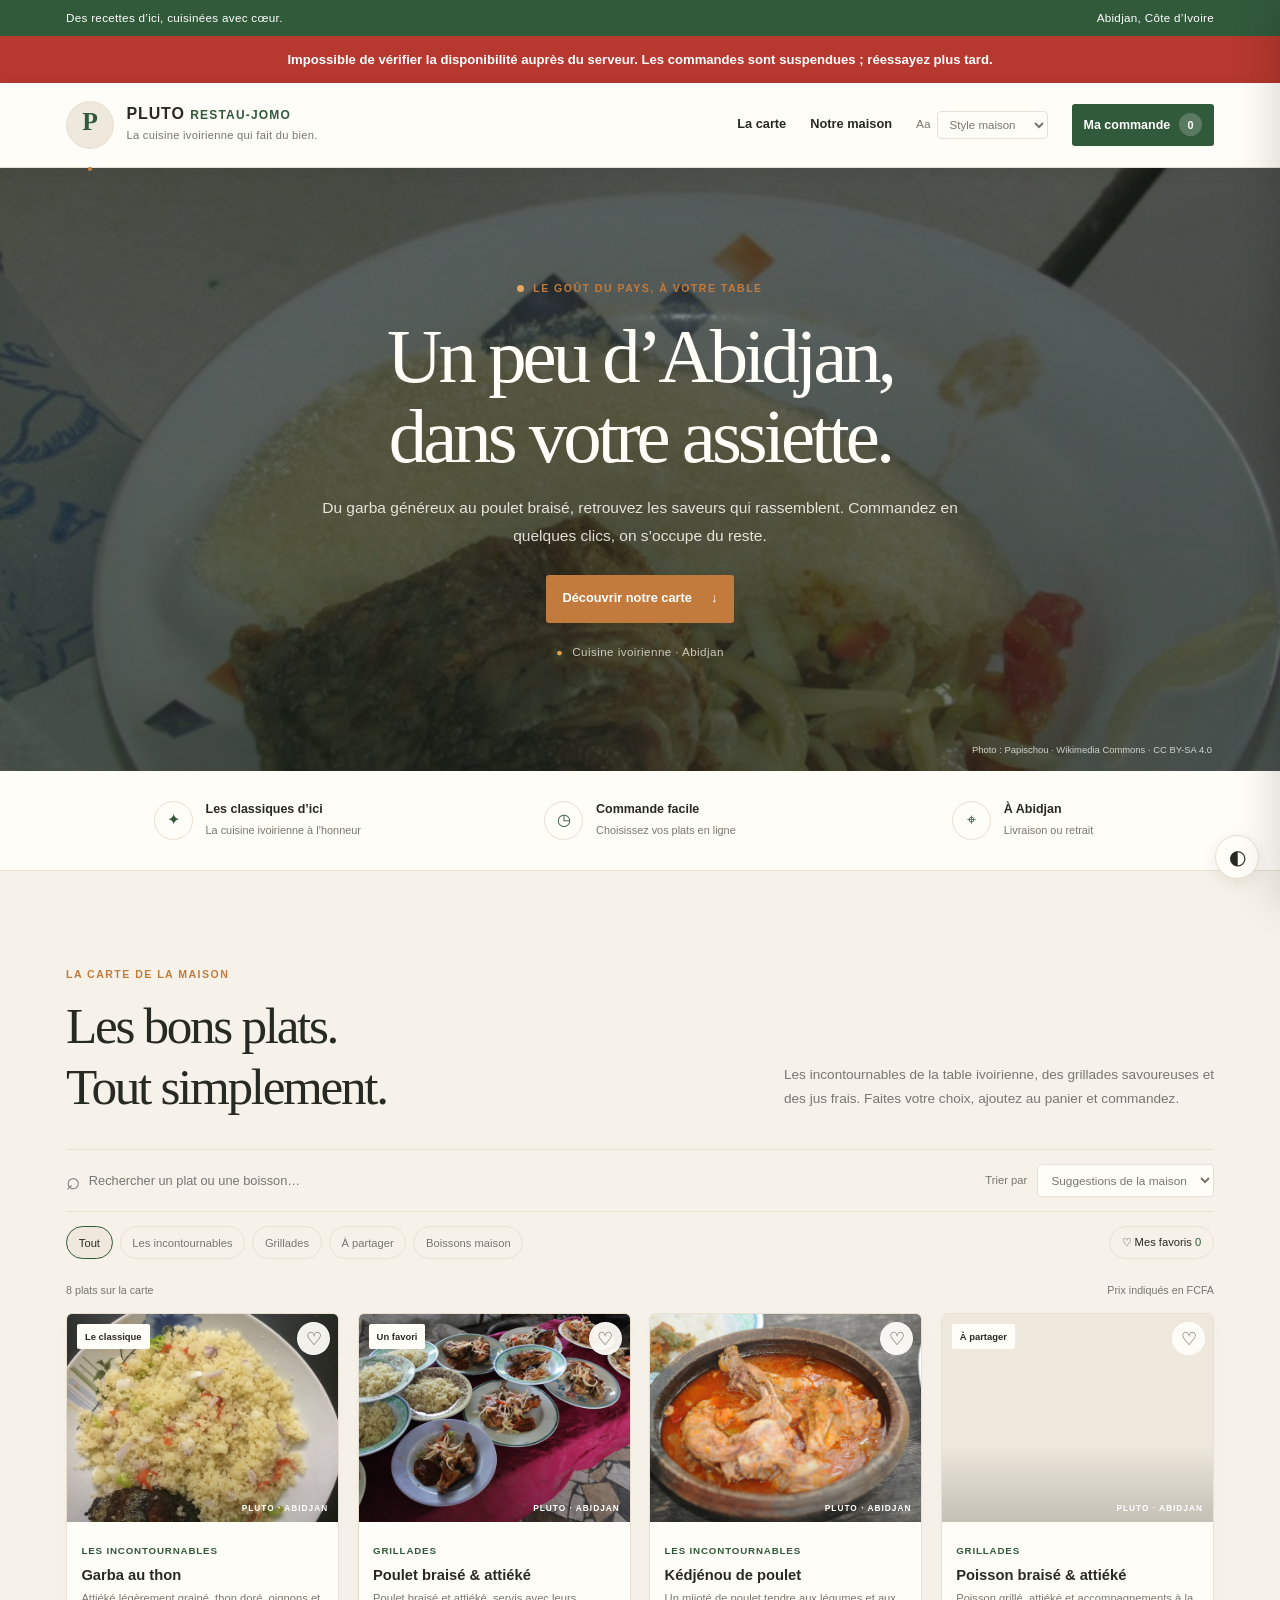
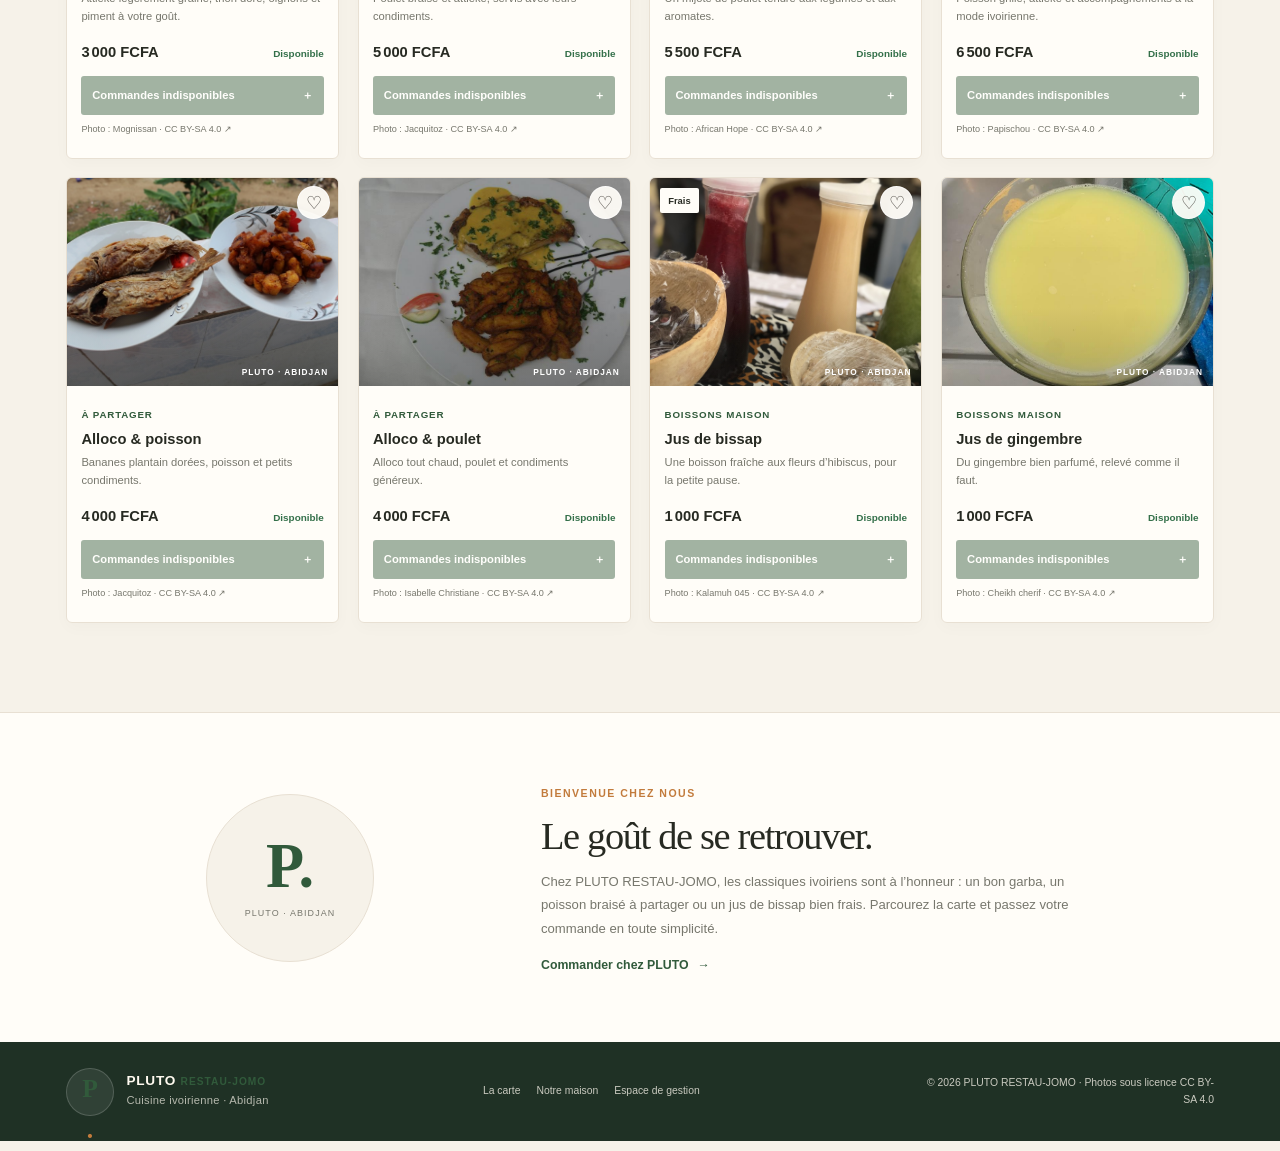
<file: index.html>
<!DOCTYPE html>
<html lang="fr">
<head>
  <meta charset="UTF-8">
  <meta name="viewport" content="width=device-width, initial-scale=1.0">
  <meta name="theme-color" content="#31563b">
  <title>PLUTO RESTAU-JOMO — Cuisine ivoirienne à Abidjan</title>
  <meta name="description" content="Découvrez la carte et commandez les grands classiques ivoiriens chez PLUTO RESTAU-JOMO.">
  <meta http-equiv="refresh" content="0; url=accueil.html">
  <script>window.location.replace('accueil.html');</script>
</head>
<body>
  <p>Bienvenue chez PLUTO RESTAU-JOMO. <a href="accueil.html">Découvrir la carte</a>.</p>
</body>
</html>
</file>
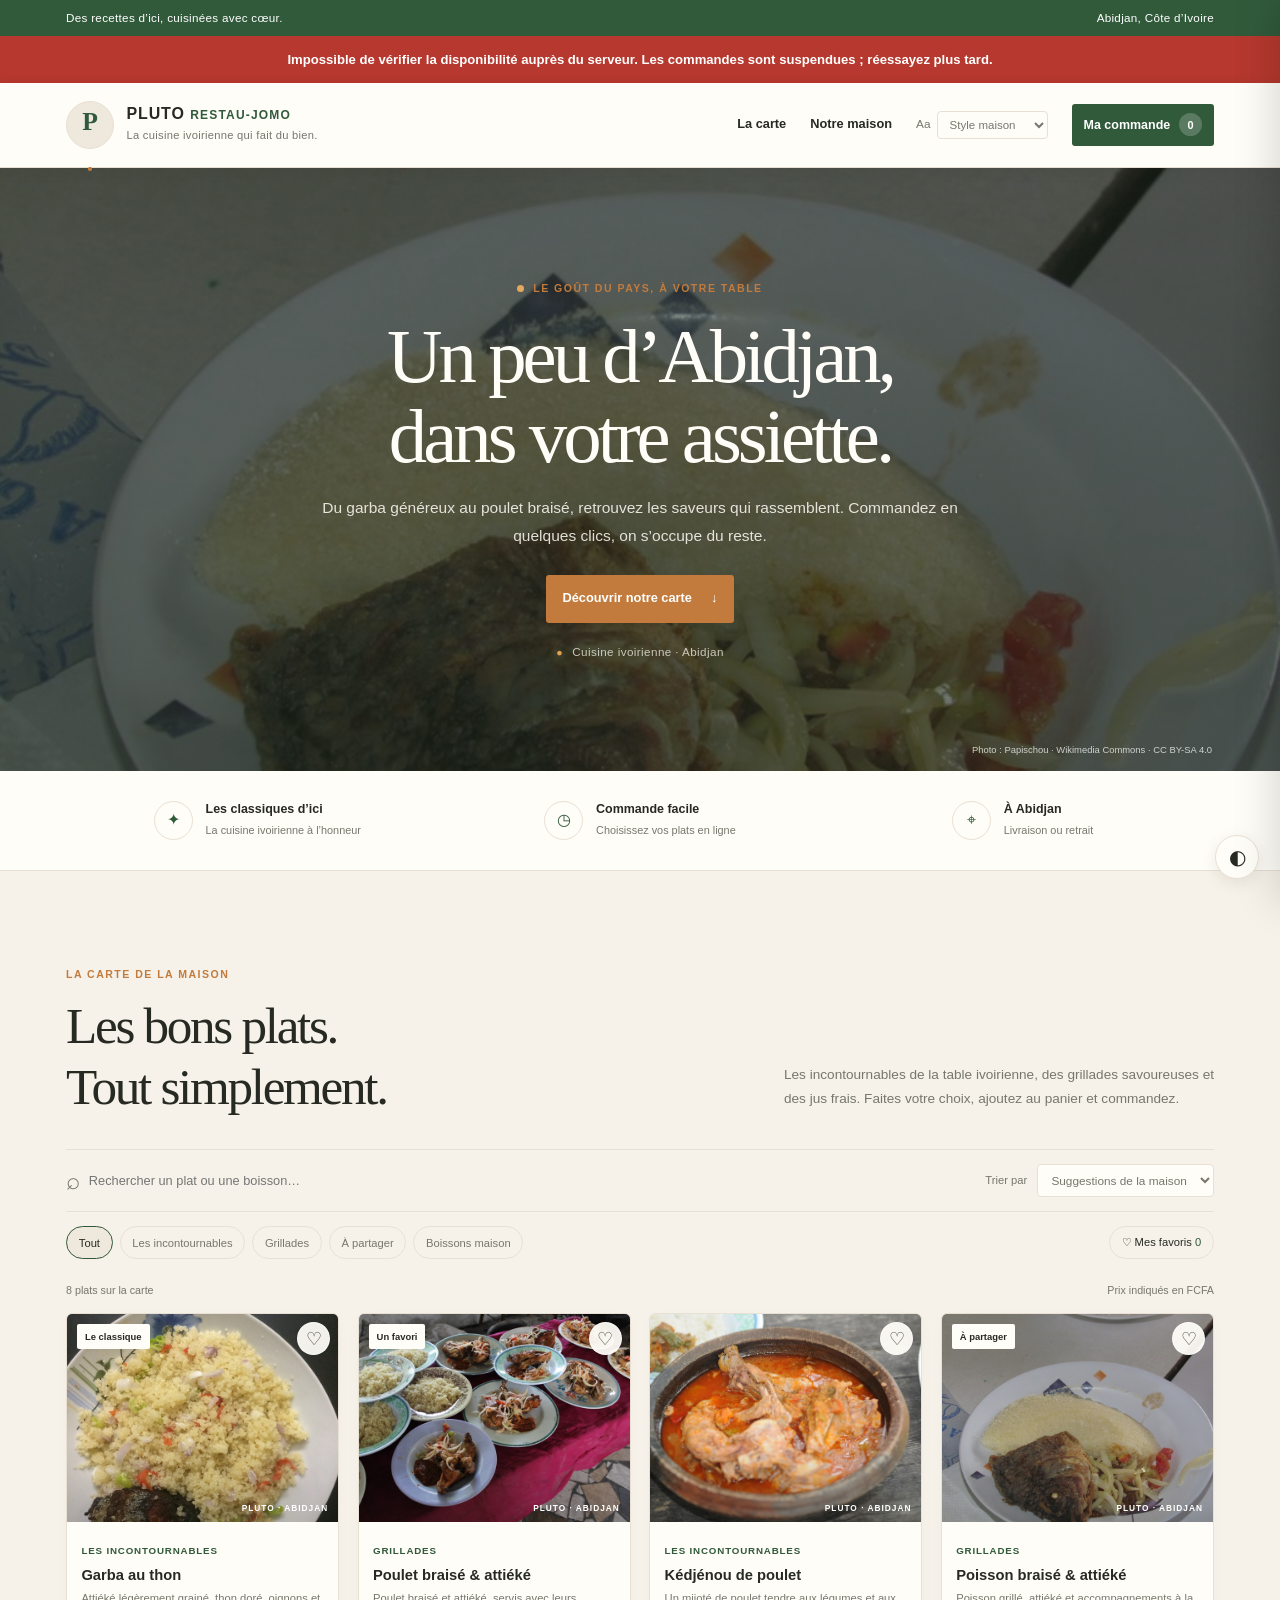
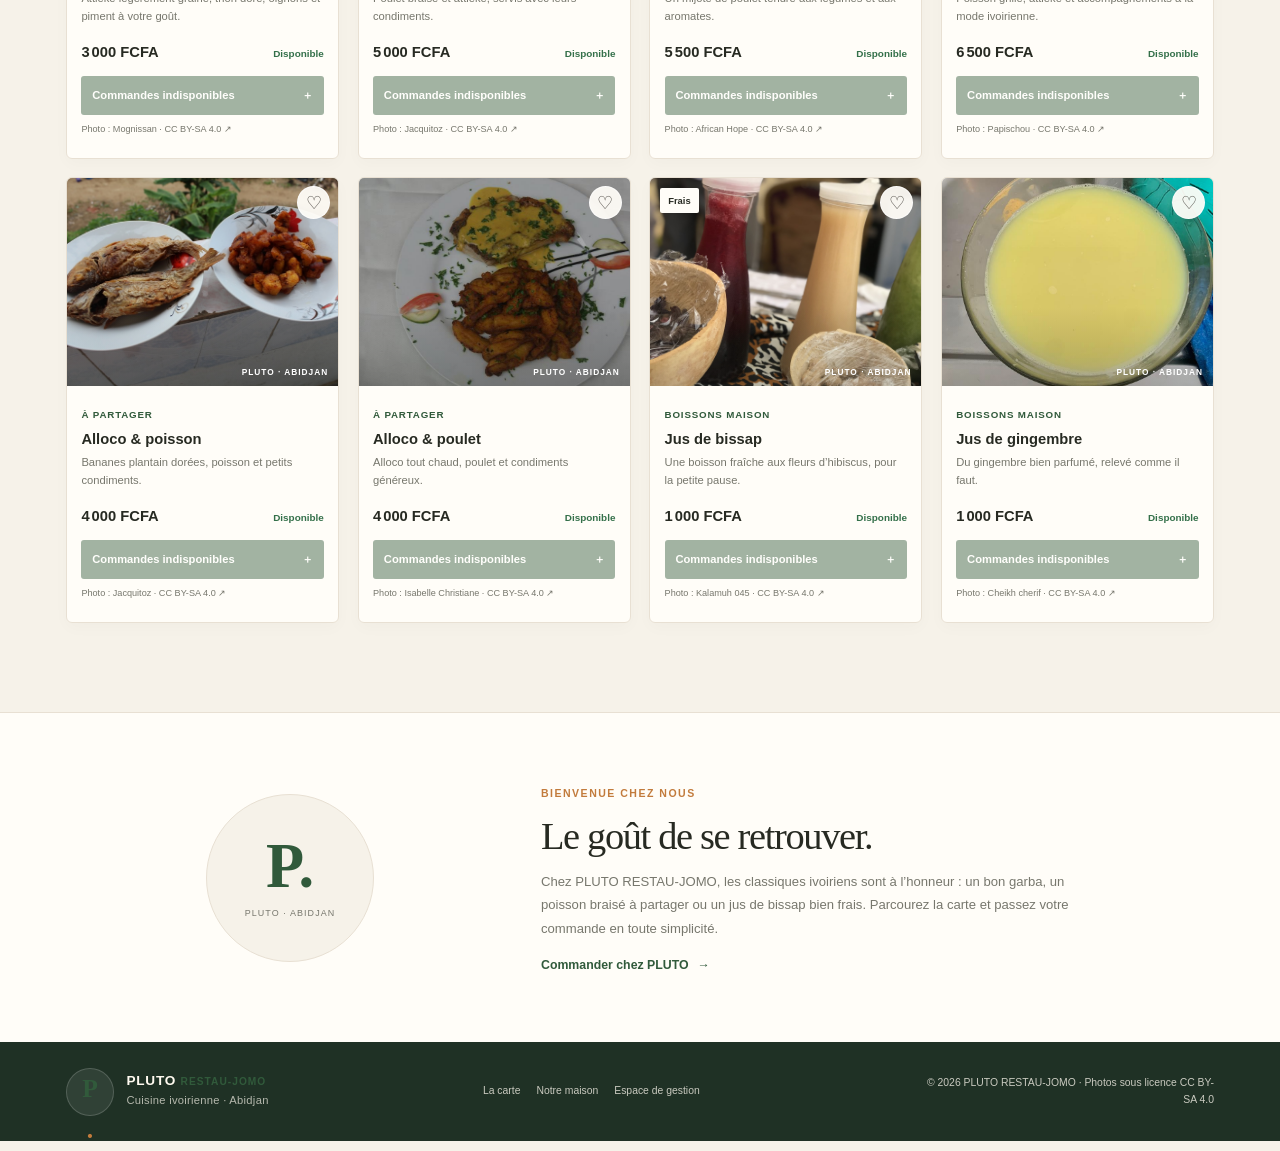
<file: accueil.html>
<!DOCTYPE html>
<html lang="fr" data-theme="grege" data-font="default">
<head>
  <meta charset="UTF-8">
  <meta name="viewport" content="width=device-width, initial-scale=1.0">
  <meta name="theme-color" content="#31563b">
  <title>PLUTO RESTAU-JOMO — Restaurant ivoirien à Abidjan</title>
  <meta name="description" content="Commandez en ligne les grands classiques de la cuisine ivoirienne : garba, attiéké poisson, poulet braisé, alloco et jus maison.">
  <link rel="preconnect" href="https://commons.wikimedia.org">
  <link rel="stylesheet" href="styles.css">
  <script src="config.js"></script>
</head>
<body class="shop-page">
  <div class="top-announcement">
    <div class="container announcement-content">
      <span>Des recettes d’ici, cuisinées avec cœur.</span>
      <span>Abidjan, Côte d’Ivoire</span>
    </div>
  </div>
  <div class="maintenance-notice" id="shopMaintenanceBanner" role="status" aria-live="polite">
    <div class="container">Vérification de la disponibilité des commandes…</div>
  </div>

  <header class="site-header shop-header">
    <div class="container header-inner">
      <a href="accueil.html" class="brand" aria-label="PLUTO RESTAU-JOMO, accueil">
        <span class="brand-logo restaurant-logo" aria-hidden="true">P<span>.</span></span>
        <span class="brand-text">
          <span class="brand-title">PLUTO <span class="shop-brand-light">RESTAU-JOMO</span></span>
          <span class="brand-subtitle">La cuisine ivoirienne qui fait du bien.</span>
        </span>
      </a>
      <nav class="shop-nav" aria-label="Navigation principale">
        <a href="#carte" class="shop-nav-link">La carte</a>
        <a href="#histoire" class="shop-nav-link">Notre maison</a>
        <label class="font-picker" for="fontSelector">
          <span aria-hidden="true">Aa</span>
          <select id="fontSelector" data-font-selector aria-label="Choisir la police du site">
            <option value="default">Style maison</option>
            <option value="sans">Moderne</option>
            <option value="serif">Classique</option>
            <option value="mono">Contemporain</option>
          </select>
        </label>
        <button type="button" class="shop-cart-button" id="openCartBtn" aria-haspopup="dialog" aria-controls="cartDrawer">
          Ma commande <span class="cart-count" id="cartCount" aria-live="polite">0</span>
        </button>
      </nav>
    </div>
  </header>

  <main>
    <section class="shop-hero">
      <img class="shop-hero-photo" src="assets/menu/poisson-braise.jpg" alt="Attiéké et poisson braisé, une spécialité ivoirienne" fetchpriority="high">
      <div class="shop-hero-shade"></div>
      <div class="container shop-hero-inner">
        <div class="shop-hero-copy">
          <span class="shop-kicker"><span class="shop-kicker-dot"></span> LE GOÛT DU PAYS, À VOTRE TABLE</span>
          <h1>Un peu d’Abidjan,<br>dans votre assiette.</h1>
          <p>Du garba généreux au poulet braisé, retrouvez les saveurs qui rassemblent. Commandez en quelques clics, on s’occupe du reste.</p>
          <a class="shop-hero-cta" href="#carte">Découvrir notre carte <span aria-hidden="true">↓</span></a>
          <div class="shop-hero-note"><span aria-hidden="true">●</span> Cuisine ivoirienne · Abidjan</div>
        </div>
        <a class="hero-photo-credit" href="https://commons.wikimedia.org/wiki/File:Atti%C3%A9k%C3%A9_au_poisson_grill%C3%A9e.JPG" target="_blank" rel="noopener noreferrer">
          Photo : Papischou · Wikimedia Commons · CC BY-SA 4.0
        </a>
      </div>
    </section>

    <section class="shop-benefits" aria-label="Les services du restaurant">
      <div class="container shop-benefits-grid">
        <div><span class="benefit-icon" aria-hidden="true">✦</span><span><strong>Les classiques d’ici</strong><small>La cuisine ivoirienne à l’honneur</small></span></div>
        <div><span class="benefit-icon" aria-hidden="true">◷</span><span><strong>Commande facile</strong><small>Choisissez vos plats en ligne</small></span></div>
        <div><span class="benefit-icon" aria-hidden="true">⌖</span><span><strong>À Abidjan</strong><small>Livraison ou retrait</small></span></div>
      </div>
    </section>

    <section class="shop-catalogue" id="carte" aria-labelledby="catalogueTitle">
      <div class="container">
        <div class="shop-section-heading">
          <div>
            <span class="shop-kicker">LA CARTE DE LA MAISON</span>
            <h2 id="catalogueTitle">Les bons plats.<br>Tout simplement.</h2>
          </div>
          <p>Les incontournables de la table ivoirienne, des grillades savoureuses et des jus frais. Faites votre choix, ajoutez au panier et commandez.</p>
        </div>

        <div class="shop-toolbar">
          <label class="shop-search">
            <span aria-hidden="true">⌕</span>
            <input id="productSearch" type="search" placeholder="Rechercher un plat ou une boisson…" autocomplete="off">
            <button type="button" id="clearSearchBtn" aria-label="Effacer la recherche" hidden>×</button>
          </label>
          <label class="shop-sort-label" for="productSort">Trier par
            <select id="productSort" class="shop-sort">
              <option value="featured">Suggestions de la maison</option>
              <option value="price-asc">Prix croissant</option>
              <option value="price-desc">Prix décroissant</option>
              <option value="name">Nom</option>
            </select>
          </label>
        </div>

        <div class="shop-filter-row">
          <div id="categoryFilters" class="shop-category-filters" aria-label="Filtrer par type de plat"></div>
          <button type="button" class="shop-wishlist-filter" id="wishlistFilter" aria-pressed="false">♡ Mes favoris <span id="wishlistCount">0</span></button>
        </div>
        <div class="shop-results-row"><span id="productResults" aria-live="polite"></span><span>Prix indiqués en FCFA</span></div>
        <div class="shop-product-grid" id="productGrid" aria-live="polite"></div>
        <div class="shop-empty-state" id="emptyProducts" hidden>
          <span aria-hidden="true">⌕</span>
          <h3>Aucun plat trouvé</h3>
          <p>Essayez une autre recherche, ou parcourez toute la carte.</p>
          <button type="button" class="btn btn-outline" id="resetFiltersBtn">Voir toute la carte</button>
        </div>
      </div>
    </section>

    <section class="shop-story" id="histoire" aria-labelledby="storyTitle">
      <div class="container shop-story-inner">
        <div class="shop-story-mark" aria-hidden="true"><span>P.</span><small>PLUTO · ABIDJAN</small></div>
        <div>
          <span class="shop-kicker">BIENVENUE CHEZ NOUS</span>
          <h2 id="storyTitle">Le goût de se retrouver.</h2>
          <p>Chez PLUTO RESTAU-JOMO, les classiques ivoiriens sont à l’honneur : un bon garba, un poisson braisé à partager ou un jus de bissap bien frais. Parcourez la carte et passez votre commande en toute simplicité.</p>
          <a href="#carte" class="shop-story-link">Commander chez PLUTO <span aria-hidden="true">→</span></a>
        </div>
      </div>
    </section>
  </main>

  <footer class="site-footer shop-footer">
    <div class="container shop-footer-inner">
      <a href="accueil.html" class="brand" aria-label="Accueil PLUTO RESTAU-JOMO">
        <span class="brand-logo restaurant-logo" aria-hidden="true">P<span>.</span></span>
        <span class="brand-text"><span class="brand-title">PLUTO <span class="shop-brand-light">RESTAU-JOMO</span></span><span class="brand-subtitle">Cuisine ivoirienne · Abidjan</span></span>
      </a>
      <div class="shop-footer-links"><a href="#carte">La carte</a><a href="#histoire">Notre maison</a><a href="connexion.html">Espace de gestion</a></div>
      <div class="shop-footer-copy">© 2026 PLUTO RESTAU-JOMO · Photos sous licence <a href="https://creativecommons.org/licenses/by-sa/4.0/" target="_blank" rel="noopener noreferrer">CC BY-SA 4.0</a></div>
    </div>
  </footer>

  <div class="shop-backdrop" id="shopBackdrop" hidden></div>
  <aside class="cart-drawer" id="cartDrawer" role="dialog" aria-modal="true" aria-labelledby="cartTitle" aria-hidden="true">
    <div class="cart-drawer-header">
      <div><span class="shop-kicker">UN PETIT CREUX ?</span><h2 id="cartTitle">Ma commande <span id="drawerCartCount">(0)</span></h2></div>
      <button type="button" class="cart-close" id="closeCartBtn" aria-label="Fermer le panier">×</button>
    </div>
    <div class="cart-drawer-content">
      <div id="cartItems"></div>
      <div class="cart-empty" id="cartEmpty"><span aria-hidden="true">⌁</span><h3>Votre panier est vide.</h3><p>Choisissez vos plats préférés et revenez les retrouver ici.</p></div>
      <form class="checkout-form" id="checkoutForm" hidden>
        <h3>Vos coordonnées</h3>
        <label class="checkout-field">Nom complet<input name="name" autocomplete="name" required maxlength="100" placeholder="Votre nom"></label>
        <label class="checkout-field">Téléphone<input name="phone" type="tel" autocomplete="tel" required maxlength="24" placeholder="+225 07 00 00 00 00"></label>
        <label class="checkout-field">Courriel <span>(facultatif)</span><input name="email" type="email" autocomplete="email" maxlength="160" placeholder="vous@exemple.ci"></label>
        <fieldset class="checkout-choice">
          <legend>Comment souhaitez-vous recevoir votre commande ?</legend>
          <label><input type="radio" name="delivery" value="delivery" checked><span><strong>Livraison à Abidjan</strong><small>Indiquez votre commune et votre adresse.</small></span></label>
          <label><input type="radio" name="delivery" value="pickup"><span><strong>À emporter</strong><small>Récupérez votre commande directement.</small></span></label>
        </fieldset>
        <label class="checkout-field" id="addressField">Adresse de livraison<input name="address" autocomplete="street-address" maxlength="180" placeholder="Commune, rue et repère"></label>
        <fieldset class="checkout-choice">
          <legend>Paiement à la réception</legend>
          <label><input type="radio" name="payment" value="delivery" checked><span><strong>Espèces</strong><small>Règlement à la livraison ou au retrait.</small></span></label>
          <label><input type="radio" name="payment" value="mobile-money"><span><strong>Mobile Money</strong><small>Règlement à la réception de votre commande.</small></span></label>
        </fieldset>
        <div class="checkout-price-summary" id="checkoutPriceSummary" aria-live="polite"></div>
        <label class="checkout-consent"><input type="checkbox" name="consent" required><span>Je confirme mes coordonnées et accepte d’être recontacté au sujet de cette commande.</span></label>
        <p class="checkout-disclaimer">Le paiement se fait à la réception. Aucun paiement en ligne n’est prélevé.</p>
        <button type="submit" class="shop-checkout-button" id="checkoutButton">Confirmer ma commande</button>
        <p class="checkout-feedback" id="checkoutFeedback" role="alert"></p>
      </form>
    </div>
    <div class="cart-drawer-footer" id="cartFooter">
      <div class="cart-total-row"><span>Sous-total</span><strong id="cartSubtotal">0 FCFA</strong></div>
      <p>Les frais de livraison s’affichent avant la confirmation.</p>
      <p class="maintenance-cart-notice" id="maintenanceCartNotice" role="status" hidden>Les commandes sont temporairement suspendues pour maintenance.</p>
      <button type="button" class="shop-checkout-button" id="startCheckoutBtn" disabled>Continuer ma commande <span aria-hidden="true">→</span></button>
      <button type="button" class="cart-continue-button" id="continueShoppingBtn">Retour à la carte</button>
    </div>
    <div class="order-success" id="orderSuccess" hidden aria-live="polite"></div>
  </aside>

  <aside class="theme-switcher-widget" aria-label="Personnaliser les couleurs du site">
    <button type="button" class="theme-btn" id="themeToggleBtn" title="Changer la palette de couleurs" aria-haspopup="true" aria-expanded="false">◐</button>
    <div class="theme-popover" id="themePopover" role="menu" aria-label="Palettes de couleurs">
      <div class="theme-popover-title">Choisissez une ambiance</div>
      <button type="button" class="theme-option" data-theme-val="grege" role="menuitem"><span class="theme-swatches"><span style="background:#f5f0e5"></span><span style="background:#fffaf2"></span><span style="background:#31563b"></span></span><span class="theme-name">Nature & crème</span></button>
      <button type="button" class="theme-option" data-theme-val="ardoise" role="menuitem"><span class="theme-swatches"><span style="background:#212820"></span><span style="background:#2b342a"></span><span style="background:#83a47b"></span></span><span class="theme-name">Forêt profonde</span></button>
      <button type="button" class="theme-option" data-theme-val="papier" role="menuitem"><span class="theme-swatches"><span style="background:#faf5ed"></span><span style="background:#fffdf9"></span><span style="background:#983f31"></span></span><span class="theme-name">Épices & ivoire</span></button>
      <button type="button" class="theme-option" data-theme-val="nuit" role="menuitem"><span class="theme-swatches"><span style="background:#171d19"></span><span style="background:#242d26"></span><span style="background:#c59754"></span></span><span class="theme-name">Soirée au maquis</span></button>
    </div>
  </aside>

  <div class="shop-toast" id="shopToast" role="status" aria-live="polite"></div>
  <script src="shared.js"></script>
  <script src="boutique-data.js"></script>
  <script src="boutique.js"></script>
</body>
</html>
</file>
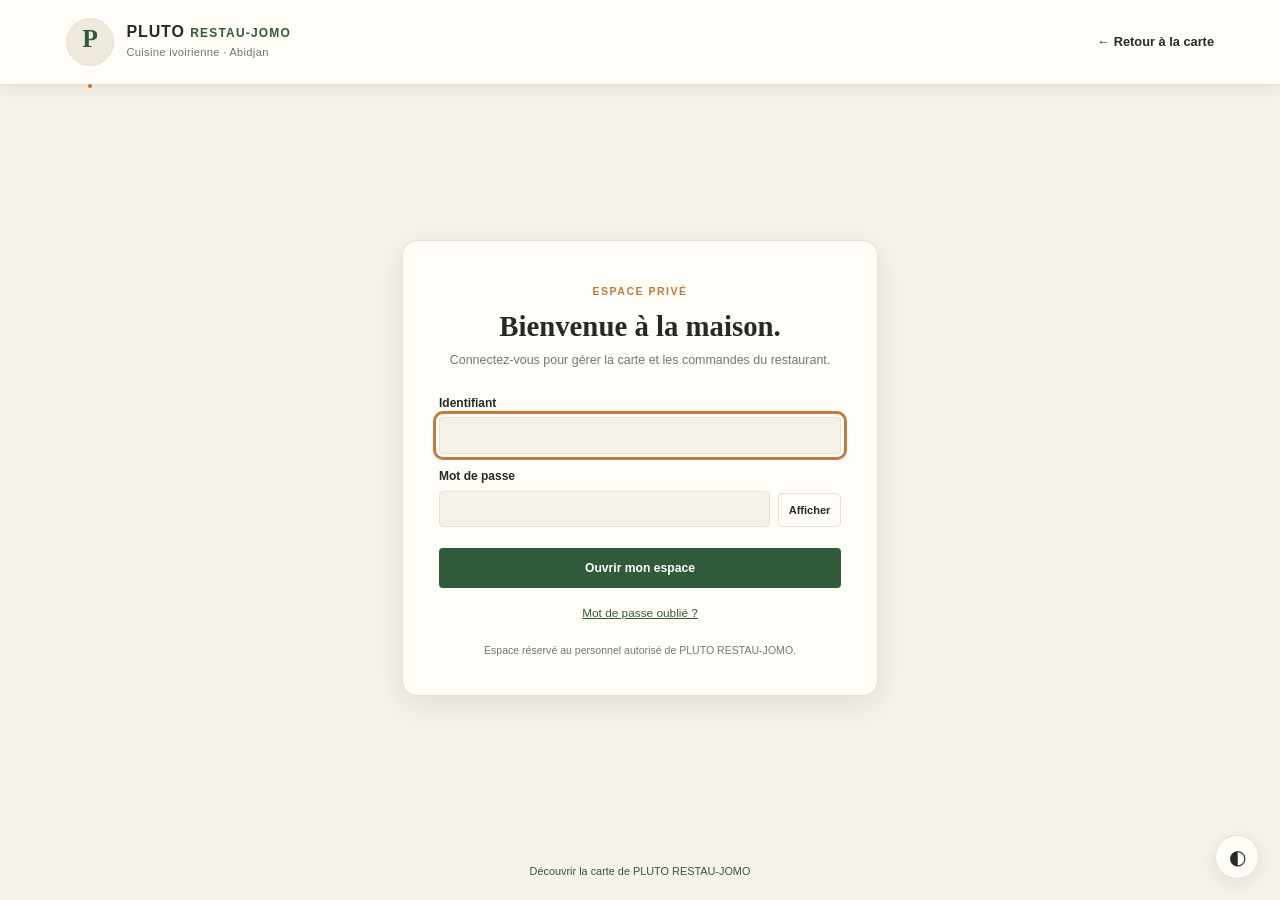
<file: admin.html>
<!DOCTYPE html>
<html lang="fr">
<head>
  <meta charset="UTF-8">
  <meta name="viewport" content="width=device-width, initial-scale=1.0">
  <meta http-equiv="refresh" content="0; url=boutique-admin.html">
  <title>Gestion — PLUTO RESTAU-JOMO</title>
  <script>window.location.replace('boutique-admin.html');</script>
</head>
<body>
  <p>Redirection vers l’espace de gestion de PLUTO RESTAU-JOMO… <a href="boutique-admin.html">Continuer</a>.</p>
</body>
</html>
</file>
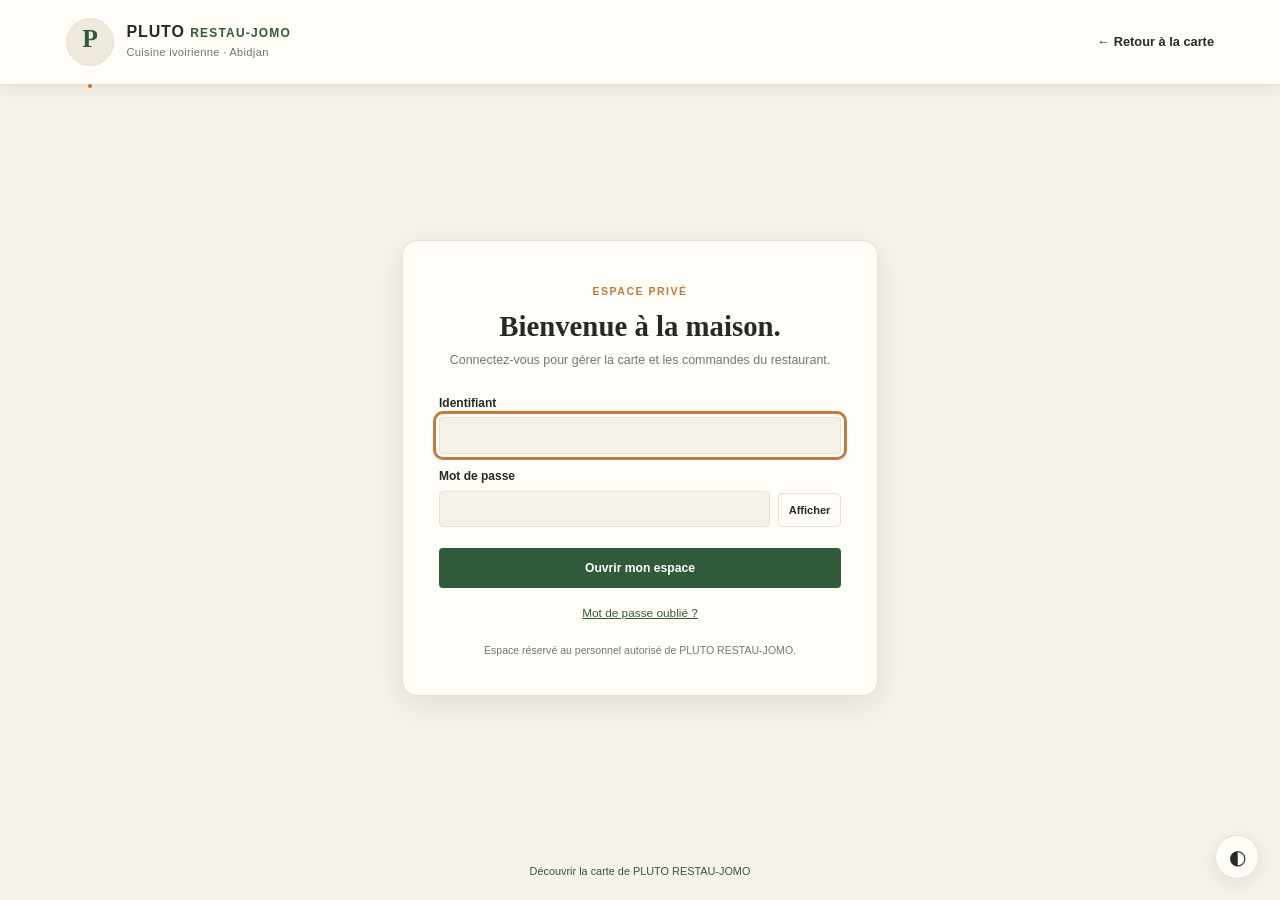
<file: boutique-admin.html>
<!DOCTYPE html>
<html lang="fr" data-theme="grege" data-font="default">
<head>
  <meta charset="UTF-8">
  <meta name="viewport" content="width=device-width, initial-scale=1.0">
  <title>Administration — PLUTO RESTAU-JOMO</title>
  <meta name="description" content="Administration de la carte, des stocks et des commandes de PLUTO RESTAU-JOMO, restaurant ivoirien à Abidjan.">
  <link rel="stylesheet" href="styles.css">
  <script src="config.js"></script>
</head>
<body>
  <header class="site-header">
    <div class="container header-inner">
      <a href="accueil.html" class="brand">
        <span class="brand-logo restaurant-logo" aria-hidden="true">P<span>.</span></span>
        <span class="brand-text"><span class="brand-title">PLUTO <span class="shop-brand-light">RESTAU-JOMO</span></span><span class="brand-subtitle">Espace de gestion du restaurant</span></span>
      </a>
      <nav class="shop-nav" aria-label="Navigation de l'administration">
        <a href="accueil.html" class="shop-nav-link">Voir la boutique ↗</a>
        <a href="admin.html" class="shop-nav-link">Tableau principal</a>
        <label class="font-picker" for="shopAdminFont"><span aria-hidden="true">Aa</span>
          <select id="shopAdminFont" data-font-selector aria-label="Choisir la police du site">
            <option value="default">Style maison</option>
            <option value="sans">Moderne</option>
            <option value="serif">Classique</option>
            <option value="mono">Contemporain</option>
          </select>
        </label>
        <span id="shopAdminIdentity" class="shop-nav-link">Vérification de la session…</span>
        <button type="button" class="btn btn-sm btn-outline" id="shopAdminLogout">Déconnexion</button>
      </nav>
    </div>
  </header>

  <main class="shop-admin-main">
    <div class="shop-admin-header">
      <div>
        <span class="shop-kicker">ESPACE GESTIONNAIRE</span>
        <h1>La maison, bien organisée.</h1>
        <p>Gérez la carte, les disponibilités, les commandes et les livraisons.</p>
      </div>
      <div class="shop-admin-actions">
        <button type="button" class="btn btn-sm btn-outline" id="exportShopBackup">Télécharger la sauvegarde</button>
        <label class="btn btn-sm btn-outline" for="importShopBackup">Restaurer une sauvegarde</label>
        <input type="file" id="importShopBackup" accept=".json,application/json" hidden>
      </div>
    </div>

    <div id="defaultPasswordWarning" class="shop-admin-warning" role="alert" hidden>
      <strong>Action recommandée :</strong> vous utilisez encore le mot de passe initial. Modifiez-le dans les réglages de sécurité.
    </div>
    <div class="shop-admin-warning" role="note">
      <strong>Gestion locale :</strong> les plats, les réglages et les commandes sont conservés dans le navigateur de cet appareil. Ils ne sont pas partagés entre appareils. Le mode maintenance est géré séparément sur le serveur et s’applique à tous les visiteurs. Aucun paiement en ligne n’est prélevé.
    </div>
    <div id="shopAdminFeedback" class="shop-admin-feedback" role="status" aria-live="polite"></div>
    <section class="shop-admin-stats" aria-label="Chiffres clés de la boutique">
      <div class="shop-admin-stat"><strong id="statProducts">0</strong><span>Plats à la carte</span></div>
      <div class="shop-admin-stat"><strong id="statOrders">0</strong><span>Commandes reçues</span></div>
      <div class="shop-admin-stat"><strong id="statPending">0</strong><span>À préparer</span></div>
    </section>

    <div class="shop-admin-grid">
      <section class="shop-admin-card shop-admin-wide shop-admin-maintenance" aria-labelledby="maintenanceTitle">
        <div>
          <h2 id="maintenanceTitle">Mode maintenance global</h2>
          <p id="maintenanceStatus" class="form-helper" role="status" aria-live="polite">Vérification de l’état du serveur…</p>
          <p class="form-helper">Ce réglage s’applique à tous les visiteurs. Le mot de passe serveur est distinct du compte local d’administration.</p>
        </div>
        <button type="button" class="btn btn-sm btn-danger" id="toggleMaintenance" aria-pressed="false" disabled>Chargement…</button>
      </section>

      <section class="shop-admin-card" aria-labelledby="productFormTitle">
        <h2 id="productFormTitle">Ajouter un plat</h2>
        <form class="shop-admin-form" id="shopProductForm">
          <input type="hidden" name="id">
          <div class="form-group">
            <label for="productName" class="form-label">Nom du plat ou de la boisson *</label>
            <input id="productName" name="name" class="form-input" required maxlength="100">
          </div>
          <div class="form-group">
            <label for="productCategory" class="form-label">Catégorie *</label>
            <input id="productCategory" name="category" class="form-input" list="shopCategories" required maxlength="50">
            <datalist id="shopCategories"></datalist>
          </div>
          <div class="shop-admin-form-row">
            <div class="form-group">
              <label for="productPrice" class="form-label">Prix (FCFA) *</label>
              <input id="productPrice" name="price" class="form-input" type="number" min="1" step="1" required>
            </div>
            <div class="form-group">
              <label for="productStock" class="form-label">Stock *</label>
              <input id="productStock" name="stock" class="form-input" type="number" min="0" step="1" required>
            </div>
          </div>
          <div class="form-group">
            <label for="productDescription" class="form-label">Description *</label>
            <textarea id="productDescription" name="description" class="form-input" required maxlength="300"></textarea>
          </div>
          <div class="form-group">
            <label for="productVariants" class="form-label">Options / variantes</label>
            <input id="productVariants" name="variants" class="form-input" maxlength="180" placeholder="S, M, L ou Bleu, Sable">
          </div>
          <div class="form-group">
            <label for="productBadge" class="form-label">Étiquette (facultatif)</label>
            <input id="productBadge" name="badge" class="form-input" maxlength="35" placeholder="Nouveauté, édition limitée…">
          </div>
          <div class="form-group">
            <label for="productImage" class="form-label">Lien HTTPS ou chemin de la photo</label>
            <input id="productImage" name="image" class="form-input" type="text" maxlength="500" placeholder="https://… ou assets/menu/nom.jpg">
          </div>
          <div class="form-group">
            <label for="productImageFile" class="form-label">Ou importer une photo depuis votre appareil</label>
            <input id="productImageFile" class="form-input" type="file" accept="image/jpeg,image/png,image/webp">
            <span class="form-helper">JPG, PNG ou WebP, 10 Mo maximum. La photo est optimisée avant son enregistrement.</span>
            <div class="admin-image-preview" id="productImagePreview" hidden></div>
          </div>
          <label class="checkout-consent"><input type="checkbox" name="published" checked><span>Afficher cet article dans la boutique.</span></label>
          <div id="productFormFeedback" class="shop-admin-feedback" role="alert"></div>
          <div class="shop-admin-actions">
            <button type="submit" class="btn btn-primary" id="saveProductButton">Ajouter à la carte</button>
            <button type="button" class="btn btn-outline" id="cancelProductEdit" hidden>Annuler</button>
          </div>
        </form>
      </section>

      <section class="shop-admin-card" aria-labelledby="productsTitle">
        <div class="shop-admin-toolbar">
          <h2 id="productsTitle">Notre carte</h2>
          <button type="button" class="btn btn-sm btn-outline" id="exportProducts">Exporter la carte</button>
        </div>
        <div class="shop-admin-table-wrap">
          <table class="shop-admin-table">
            <thead><tr><th>Plat</th><th>Prix</th><th>Stock</th><th>Visibilité</th><th>Actions</th></tr></thead>
            <tbody id="adminProductRows"></tbody>
          </table>
        </div>
        <p id="productsEmpty" class="form-helper" hidden>Aucun produit dans le catalogue.</p>
      </section>

      <section class="shop-admin-card shop-admin-wide" aria-labelledby="ordersTitle">
        <div class="shop-admin-toolbar">
          <h2 id="ordersTitle">Commandes clients</h2>
          <div class="shop-admin-actions">
            <label for="orderStatusFilter" class="form-label">Afficher</label>
            <select id="orderStatusFilter" class="form-select">
              <option value="all">Toutes</option>
              <option value="pending">À traiter</option>
              <option value="confirmed">Confirmées</option>
              <option value="preparing">En préparation</option>
              <option value="shipped">En livraison</option>
              <option value="delivered">Livrées</option>
              <option value="cancelled">Annulées</option>
            </select>
            <button type="button" class="btn btn-sm btn-outline" id="exportOrders">Exporter en CSV</button>
          </div>
        </div>
        <div class="shop-admin-table-wrap">
          <table class="shop-admin-table">
            <thead><tr><th>Commande</th><th>Client</th><th>Articles</th><th>Montant</th><th>Réception / paiement</th><th>Statut</th></tr></thead>
            <tbody id="adminOrderRows"></tbody>
          </table>
        </div>
        <p id="ordersEmpty" class="form-helper" hidden>Aucune commande pour ce filtre.</p>
      </section>

      <section class="shop-admin-card shop-admin-wide" aria-labelledby="shopSettingsTitle">
        <h2 id="shopSettingsTitle">Livraison et contact</h2>
        <form class="shop-admin-settings-grid shop-admin-form" id="shopSettingsForm">
          <div class="form-group">
            <label for="deliveryFee" class="form-label">Forfait de livraison (FCFA)</label>
            <input id="deliveryFee" name="deliveryFee" class="form-input" type="number" min="0" step="1" required>
          </div>
          <div class="form-group">
            <label for="shopWhatsapp" class="form-label">WhatsApp du vendeur (indicatif pays + numéro)</label>
            <input id="shopWhatsapp" name="whatsapp" class="form-input" type="tel" maxlength="20" placeholder="2250700000000">
          </div>
          <button type="submit" class="btn btn-primary">Enregistrer les réglages</button>
        </form>
        <p class="form-helper">WhatsApp sert uniquement à confirmer la commande ; aucun paiement en ligne n’est activé.</p>
      </section>

      <section class="shop-admin-card shop-admin-wide" aria-labelledby="heroImageTitle">
        <h2 id="heroImageTitle">Photo du grand cadre d’accueil</h2>
        <p class="form-helper">Choisissez une photo depuis votre appareil. Elle sera recadrée automatiquement pour remplir le bandeau d’accueil.</p>
        <div class="hero-image-settings">
          <div class="form-group">
            <label for="heroImageFile" class="form-label">Importer une nouvelle photo</label>
            <input id="heroImageFile" class="form-input" type="file" accept="image/jpeg,image/png,image/webp">
            <span class="form-helper">JPG, PNG ou WebP, 10 Mo maximum.</span>
          </div>
          <div class="admin-image-preview admin-hero-preview" id="heroImagePreview"></div>
          <button type="button" class="btn btn-outline" id="resetHeroImage">Réutiliser la photo d’origine</button>
        </div>
        <p id="heroImageFeedback" class="shop-admin-feedback" role="status" aria-live="polite"></p>
      </section>

      <section id="securitySettingsCard" class="shop-admin-card shop-admin-wide" aria-labelledby="securitySettingsTitle" hidden>
        <h2 id="securitySettingsTitle">Sécurité du compte administrateur</h2>
        <p class="form-helper">Choisissez un mot de passe long et mettez à jour la question de récupération. Votre réponse n’est jamais affichée.</p>
        <form class="shop-admin-settings-grid shop-admin-form security-settings-form" id="securitySettingsForm">
          <div class="form-group">
            <label for="currentAdminPassword" class="form-label">Mot de passe actuel *</label>
            <input id="currentAdminPassword" name="currentPassword" class="form-input" type="password" autocomplete="current-password" required>
          </div>
          <div class="form-group">
            <label for="changedAdminPassword" class="form-label">Nouveau mot de passe *</label>
            <input id="changedAdminPassword" name="newPassword" class="form-input" type="password" autocomplete="new-password" minlength="12" maxlength="256" required>
            <span class="form-helper">12 caractères minimum, avec majuscule, minuscule, chiffre et symbole.</span>
          </div>
          <div class="form-group">
            <label for="confirmChangedAdminPassword" class="form-label">Confirmer le nouveau mot de passe *</label>
            <input id="confirmChangedAdminPassword" name="confirmPassword" class="form-input" type="password" autocomplete="new-password" minlength="12" maxlength="256" required>
          </div>
          <div class="form-group">
            <label for="adminSecurityQuestion" class="form-label">Question de récupération *</label>
            <input id="adminSecurityQuestion" name="securityQuestion" class="form-input" maxlength="180" required>
          </div>
          <div class="form-group">
            <label for="adminSecurityAnswer" class="form-label">Nouvelle réponse de récupération *</label>
            <input id="adminSecurityAnswer" name="securityAnswer" class="form-input" autocomplete="off" maxlength="120" required>
          </div>
          <div class="form-group">
            <label for="adminInactivityMinutes" class="form-label">Déconnexion après inactivité (minutes)</label>
            <input id="adminInactivityMinutes" name="inactivityMinutes" class="form-input" type="number" min="5" max="240" step="1" required>
          </div>
          <div class="security-settings-actions">
            <button type="submit" class="btn btn-primary">Mettre à jour la sécurité</button>
            <p id="securitySettingsFeedback" class="shop-admin-feedback" role="status" aria-live="polite"></p>
          </div>
        </form>
      </section>
    </div>
  </main>

  <aside class="theme-switcher-widget" aria-label="Sélecteur de palette graphique">
    <button type="button" class="theme-btn" id="themeToggleBtn" title="Changer de thème visuel" aria-haspopup="true" aria-expanded="false">◐</button>
    <div class="theme-popover" id="themePopover" role="menu" aria-label="Palettes de couleurs">
      <div class="theme-popover-title">Choisissez une ambiance</div>
      <button type="button" class="theme-option" data-theme-val="grege" role="menuitem"><span class="theme-swatches"><span style="background:#f5f0e5"></span><span style="background:#fffaf2"></span><span style="background:#31563b"></span></span><span class="theme-name">Nature & crème</span></button>
      <button type="button" class="theme-option" data-theme-val="ardoise" role="menuitem"><span class="theme-swatches"><span style="background:#212820"></span><span style="background:#2b342a"></span><span style="background:#83a47b"></span></span><span class="theme-name">Forêt profonde</span></button>
      <button type="button" class="theme-option" data-theme-val="papier" role="menuitem"><span class="theme-swatches"><span style="background:#faf5ed"></span><span style="background:#fffdf9"></span><span style="background:#983f31"></span></span><span class="theme-name">Épices & ivoire</span></button>
      <button type="button" class="theme-option" data-theme-val="nuit" role="menuitem"><span class="theme-swatches"><span style="background:#171d19"></span><span style="background:#242d26"></span><span style="background:#c59754"></span></span><span class="theme-name">Soirée au maquis</span></button>
      <form class="theme-customizer" id="customThemeForm" hidden>
        <div class="theme-popover-title">Palette personnalisée</div>
        <label>Fond de page<input type="color" name="bg"></label>
        <label>Cartes et panneaux<input type="color" name="panel"></label>
        <label>Texte principal<input type="color" name="txt"></label>
        <label>Texte secondaire<input type="color" name="muted"></label>
        <label>Couleur principale<input type="color" name="gold"></label>
        <label>Couleur d’accent<input type="color" name="accent2"></label>
        <label>Bordures<input type="color" name="line"></label>
        <button type="submit" class="btn btn-sm btn-primary">Enregistrer ma palette</button>
        <button type="button" class="btn btn-sm btn-outline" data-theme-reset>Rétablir la palette par défaut</button>
        <p class="theme-customizer-feedback" data-theme-feedback role="status" aria-live="polite"></p>
      </form>
    </div>
  </aside>
  <script src="shared.js"></script>
  <script src="boutique-data.js"></script>
  <script src="boutique-admin.js"></script>
</body>
</html>
</file>
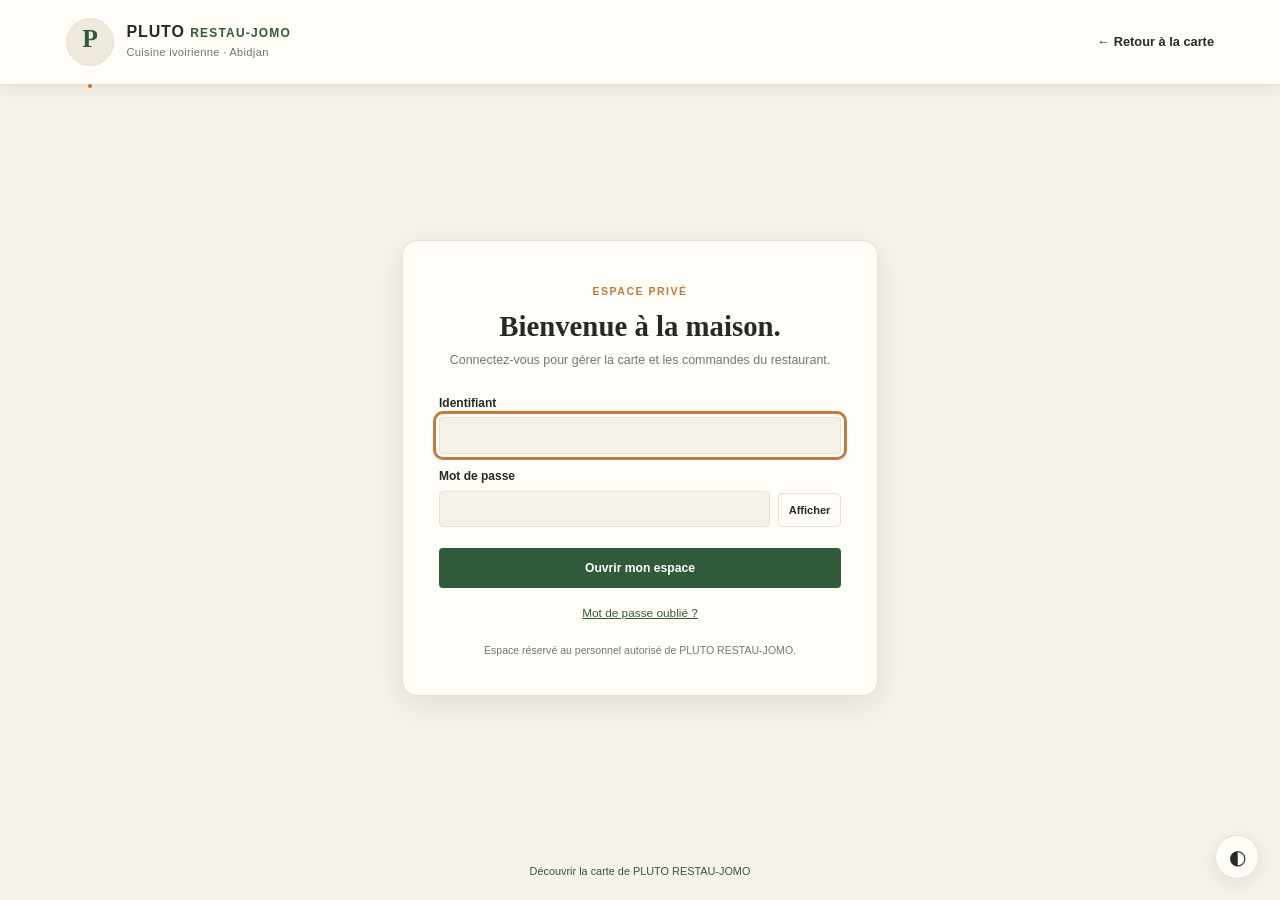
<file: connexion.html>
<!DOCTYPE html>
<html lang="fr" data-theme="grege" data-font="default">
<head>
  <meta charset="UTF-8">
  <meta name="viewport" content="width=device-width, initial-scale=1.0">
  <title>Connexion de gestion — PLUTO RESTAU-JOMO</title>
  <meta name="description" content="Accédez à l’espace de gestion du restaurant PLUTO RESTAU-JOMO.">
  <link rel="stylesheet" href="styles.css">
  <script src="config.js"></script>
</head>
<body>
  <header class="site-header">
    <div class="container header-inner">
      <a href="accueil.html" class="brand" aria-label="Retour au restaurant">
        <span class="brand-logo restaurant-logo" aria-hidden="true">P<span>.</span></span>
        <span class="brand-text"><span class="brand-title">PLUTO <span class="shop-brand-light">RESTAU-JOMO</span></span><span class="brand-subtitle">Cuisine ivoirienne · Abidjan</span></span>
      </a>
      <nav class="shop-nav" aria-label="Navigation">
        <a href="accueil.html" class="shop-nav-link">← Retour à la carte</a>
      </nav>
    </div>
  </header>

  <main class="form-page-container">
    <section class="form-card" aria-labelledby="loginTitle">
      <header class="form-header">
        <span class="shop-kicker">ESPACE PRIVÉ</span>
        <h1 class="form-title" id="loginTitle">Bienvenue à la maison.</h1>
        <p class="form-subtitle">Connectez-vous pour gérer la carte et les commandes du restaurant.</p>
      </header>

      <div id="sessionExpireAlert" class="alert alert-warning" role="status" hidden>
        Votre session a expiré. Veuillez vous reconnecter.
      </div>
      <div id="loginFeedback" class="alert alert-danger" role="alert" hidden></div>

      <form id="loginForm">
        <div class="form-group">
          <label for="adminIdentifiant" class="form-label">Identifiant</label>
          <input id="adminIdentifiant" name="username" class="form-input" required autocomplete="username" autofocus>
        </div>
        <div class="form-group">
          <label for="adminPassword" class="form-label">Mot de passe</label>
          <div class="login-password-row">
            <input id="adminPassword" name="password" class="form-input" type="password" required autocomplete="current-password">
            <button type="button" class="btn btn-outline btn-sm" id="showPasswordBtn" aria-label="Afficher le mot de passe" aria-pressed="false">Afficher</button>
          </div>
        </div>
        <button type="submit" class="btn btn-primary login-submit" id="loginSubmit">Ouvrir mon espace</button>
      </form>

      <button type="button" class="login-forgot-link" id="forgotPasswordBtn">Mot de passe oublié ?</button>

      <section id="forgotSection" class="login-recovery" aria-labelledby="recoveryTitle" hidden>
        <h2 id="recoveryTitle">Récupérer l’accès</h2>
        <p class="form-helper">Répondez à la question de sécurité choisie par l’administrateur.</p>
        <div class="form-group">
          <span class="form-label">Question de sécurité</span>
          <p id="securityQuestionDisplay" class="login-security-question"></p>
        </div>
        <div class="form-group">
          <label for="securityAnswerInput" class="form-label">Votre réponse</label>
          <input id="securityAnswerInput" class="form-input" autocomplete="off">
        </div>
        <p id="recoveryFeedback" class="checkout-feedback" role="alert"></p>
        <button type="button" id="verifySecurityAnswerBtn" class="btn btn-outline">Vérifier ma réponse</button>

        <form id="recoverForm" class="login-recover-form" hidden>
          <div class="form-group">
            <label for="newAdminPassword" class="form-label">Nouveau mot de passe</label>
            <input id="newAdminPassword" class="form-input" type="password" autocomplete="new-password" minlength="12" required>
          </div>
          <div class="form-group">
            <label for="confirmAdminPassword" class="form-label">Confirmer le mot de passe</label>
            <input id="confirmAdminPassword" class="form-input" type="password" autocomplete="new-password" minlength="12" required>
          </div>
          <button type="submit" class="btn btn-primary login-submit">Enregistrer le nouveau mot de passe</button>
        </form>
        <button type="button" class="login-forgot-link" id="closeRecoveryBtn">Fermer</button>
      </section>

      <p class="login-access-note">Espace réservé au personnel autorisé de PLUTO RESTAU-JOMO.</p>
    </section>
  </main>

  <footer class="shop-login-footer"><a href="accueil.html">Découvrir la carte de PLUTO RESTAU-JOMO</a></footer>

  <aside class="theme-switcher-widget" aria-label="Personnaliser les couleurs du site">
    <button type="button" class="theme-btn" id="themeToggleBtn" title="Changer la palette de couleurs" aria-haspopup="true" aria-expanded="false">◐</button>
    <div class="theme-popover" id="themePopover" role="menu" aria-label="Palettes de couleurs">
      <div class="theme-popover-title">Choisissez une ambiance</div>
      <button type="button" class="theme-option" data-theme-val="grege" role="menuitem"><span class="theme-swatches"><span style="background:#f5f0e5"></span><span style="background:#fffaf2"></span><span style="background:#31563b"></span></span><span class="theme-name">Nature & crème</span></button>
      <button type="button" class="theme-option" data-theme-val="ardoise" role="menuitem"><span class="theme-swatches"><span style="background:#212820"></span><span style="background:#2b342a"></span><span style="background:#83a47b"></span></span><span class="theme-name">Forêt profonde</span></button>
      <button type="button" class="theme-option" data-theme-val="papier" role="menuitem"><span class="theme-swatches"><span style="background:#faf5ed"></span><span style="background:#fffdf9"></span><span style="background:#983f31"></span></span><span class="theme-name">Épices & ivoire</span></button>
      <button type="button" class="theme-option" data-theme-val="nuit" role="menuitem"><span class="theme-swatches"><span style="background:#171d19"></span><span style="background:#242d26"></span><span style="background:#c59754"></span></span><span class="theme-name">Soirée au maquis</span></button>
    </div>
  </aside>
  <script src="shared.js"></script>
  <script src="connexion.js"></script>
</body>
</html>
</file>
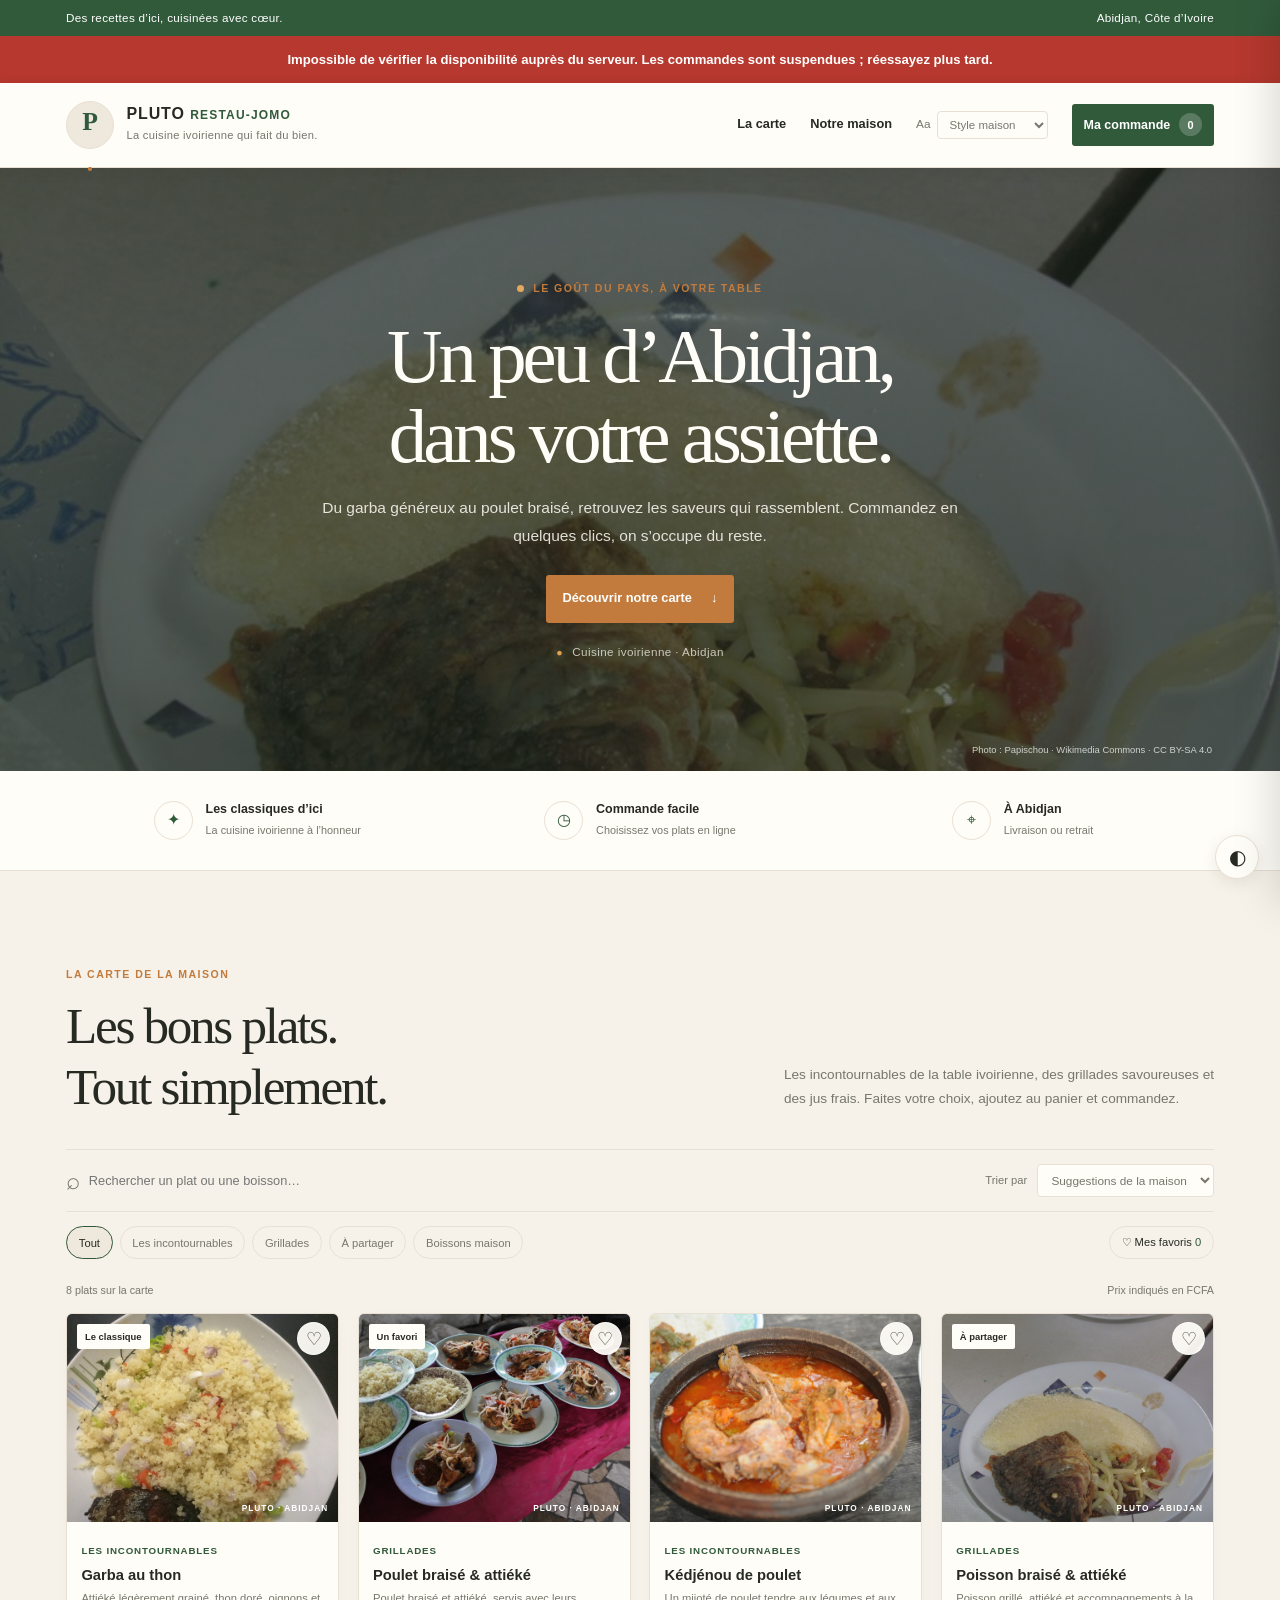
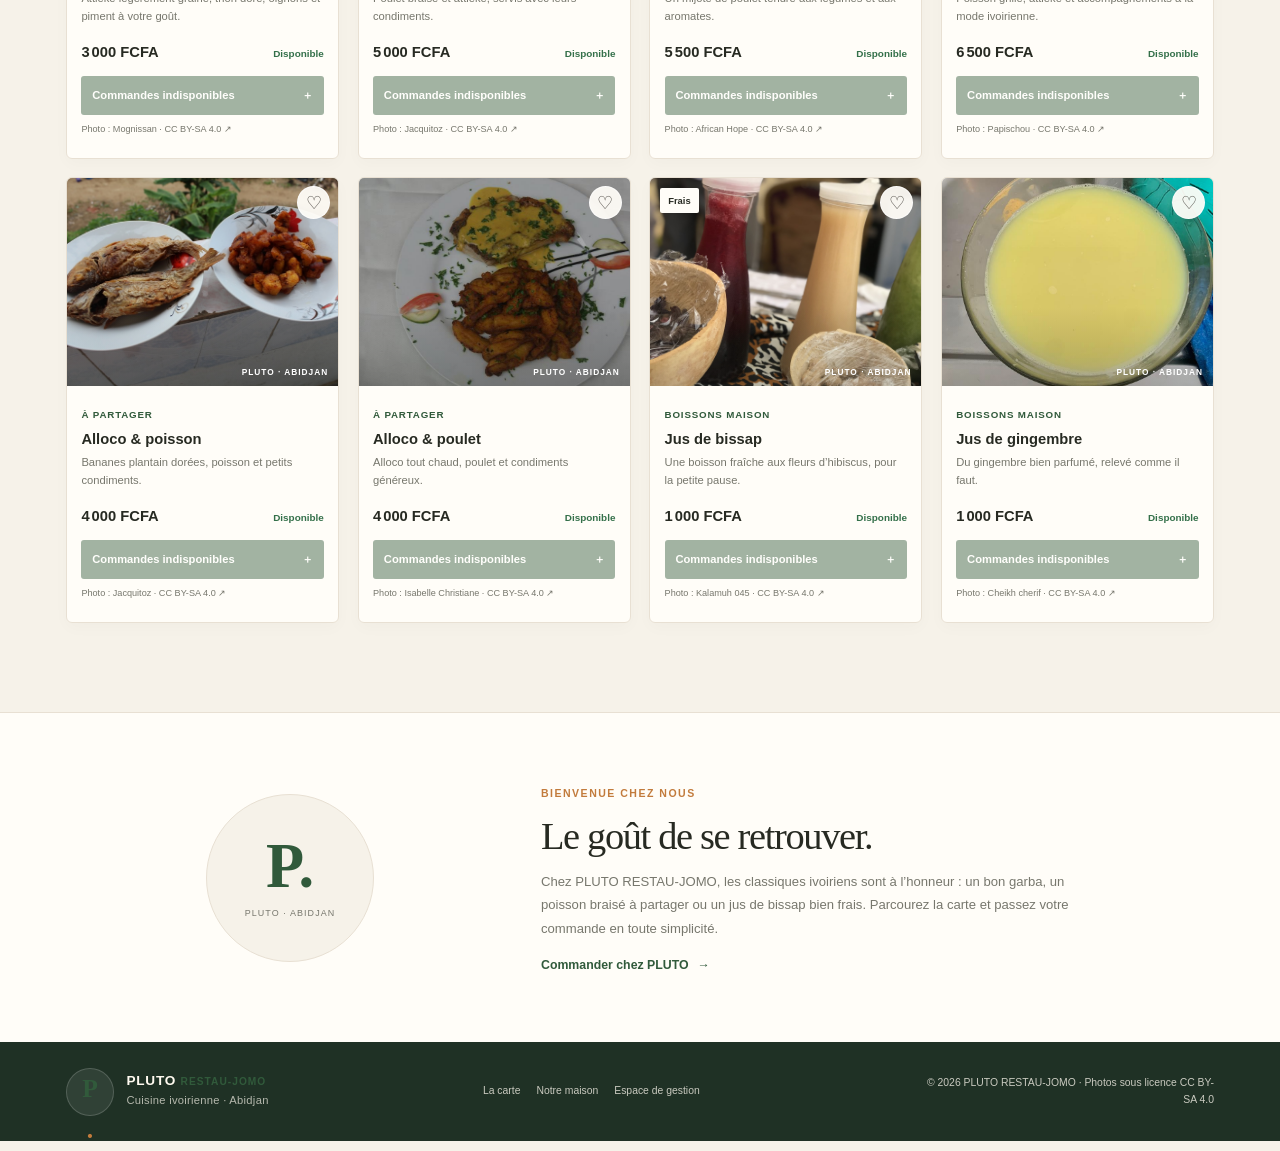
<file: etudes.html>
<!DOCTYPE html>
<html lang="fr">
<head>
  <meta charset="UTF-8">
  <meta name="viewport" content="width=device-width, initial-scale=1.0">
  <meta http-equiv="refresh" content="0; url=accueil.html">
  <title>PLUTO RESTAU-JOMO — La carte</title>
  <script>window.location.replace('accueil.html');</script>
</head>
<body>
  <p>Découvrez la carte de PLUTO RESTAU-JOMO. <a href="accueil.html">Voir les plats</a>.</p>
</body>
</html>
</file>
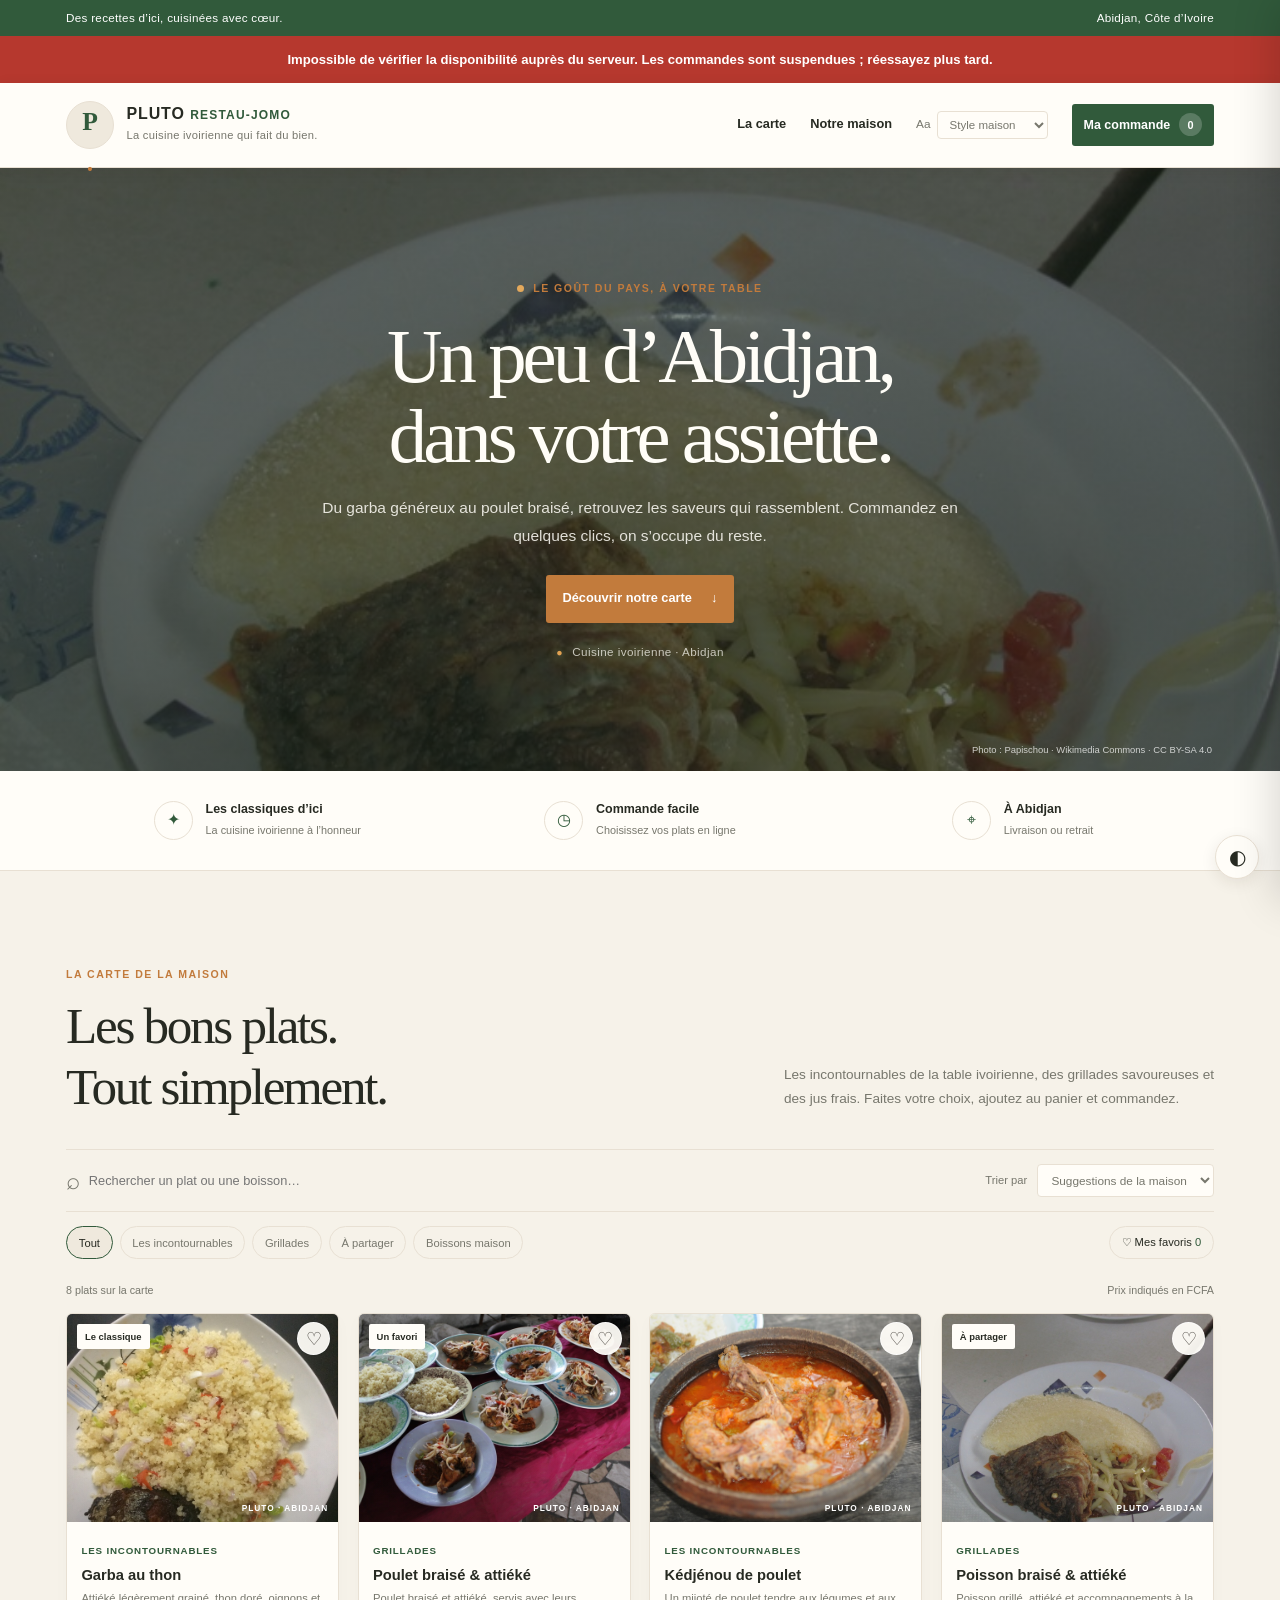
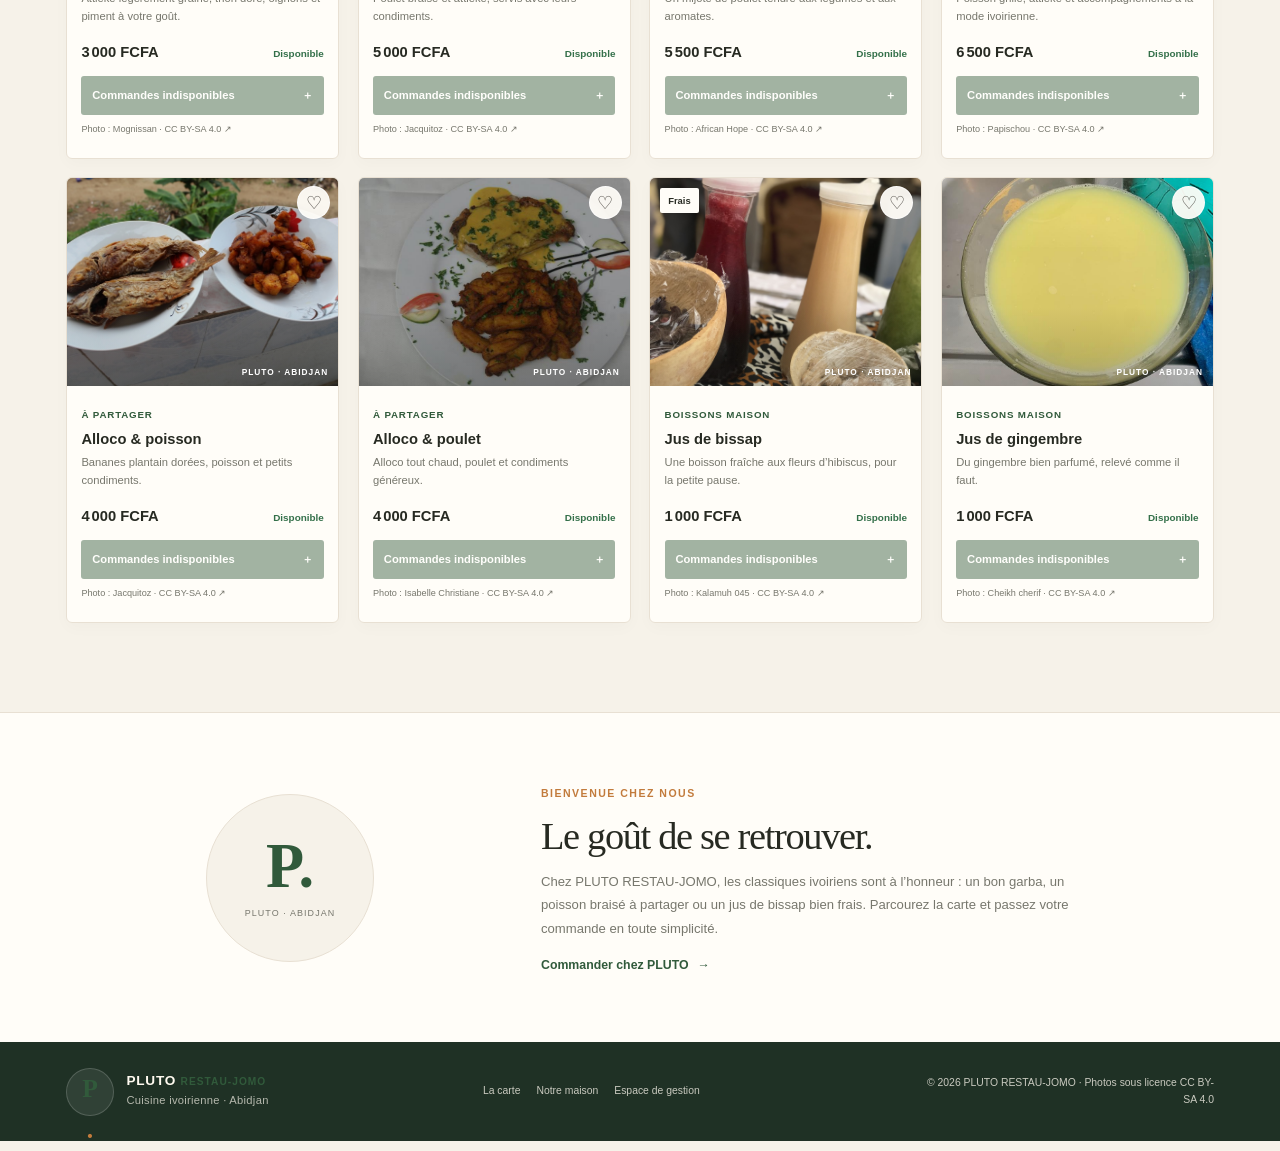
<file: inscription.html>
<!DOCTYPE html>
<html lang="fr">
<head>
  <meta charset="UTF-8">
  <meta name="viewport" content="width=device-width, initial-scale=1.0">
  <meta http-equiv="refresh" content="0; url=accueil.html">
  <title>PLUTO RESTAU-JOMO — La carte</title>
  <script>window.location.replace('accueil.html');</script>
</head>
<body>
  <p>La carte de PLUTO RESTAU-JOMO vous attend. <a href="accueil.html">Découvrir les plats</a>.</p>
</body>
</html>
</file>
<file: styles.css>
/* Thèmes du restaurant */
:root,
[data-theme="grege"] {
  --bg: #f6f2e9;
  --panel: #fffdf8;
  --line: #e8e0d3;
  --txt: #272a22;
  --muted: #77776d;
  --gold: #315a3b;
  --accent2: #c27b3c;
  --on: #ffffff;
  --headbg: #eee8dd;
  --overlay: rgba(25, 34, 26, 0.79);
  --tagbg: #efe9dd;
  --glow1: rgba(49, 90, 59, 0.18);
  --glow2: rgba(194, 123, 60, 0.16);
  --shadow: rgba(45, 37, 26, 0.09);
  --foot: #1f3125;
  --success: #34704a;
  --danger: #b6382e;
  --warning: #a45b25;
  --radius-sm: 5px;
  --radius-md: 9px;
  --radius-lg: 15px;
  --transition: all 0.22s ease;
}

[data-theme="ardoise"] {
  --bg: #202720;
  --panel: #2a332b;
  --line: #3c493d;
  --txt: #f1eee5;
  --muted: #b2b7aa;
  --gold: #98bd8c;
  --accent2: #dfa45b;
  --on: #142016;
  --headbg: #1a211b;
  --overlay: rgba(13, 22, 16, 0.87);
  --tagbg: #354037;
  --glow1: rgba(152, 189, 140, 0.2);
  --glow2: rgba(223, 164, 91, 0.2);
  --shadow: rgba(0, 0, 0, 0.32);
  --foot: #121b14;
  --success: #83c493;
  --danger: #fa9584;
  --warning: #f0ae69;
}

[data-theme="papier"] {
  --bg: #faf5ed;
  --panel: #fffdf9;
  --line: #e8ded3;
  --txt: #352a27;
  --muted: #7d716c;
  --gold: #984338;
  --accent2: #c68a45;
  --on: #ffffff;
  --headbg: #f2e8dd;
  --overlay: rgba(45, 28, 24, 0.8);
  --tagbg: #f3eade;
  --glow1: rgba(152, 67, 56, 0.19);
  --glow2: rgba(198, 138, 69, 0.18);
  --shadow: rgba(51, 35, 29, 0.09);
  --foot: #392722;
  --success: #37704d;
  --danger: #ab362c;
  --warning: #9c5e22;
}

[data-theme="nuit"] {
  --bg: #191f1a;
  --panel: #242d26;
  --line: #39453a;
  --txt: #f3efe3;
  --muted: #b8b2a1;
  --gold: #c5a06a;
  --accent2: #dc8555;
  --on: #1b211a;
  --headbg: #141a15;
  --overlay: rgba(16, 21, 17, 0.9);
  --tagbg: #333a2f;
  --glow1: rgba(197, 160, 106, 0.18);
  --glow2: rgba(220, 133, 85, 0.18);
  --shadow: rgba(0, 0, 0, 0.38);
  --foot: #111712;
  --success: #82bf88;
  --danger: #f28a7f;
  --warning: #eeb36a;
}

*, *::before, *::after {
  box-sizing: border-box;
}

html {
  scroll-behavior: smooth;
}

body {
  display: flex;
  min-height: 100vh;
  flex-direction: column;
  margin: 0;
  background: var(--bg);
  color: var(--txt);
  font-family: "Segoe UI", Arial, sans-serif;
  line-height: 1.6;
  -webkit-font-smoothing: antialiased;
  transition: background-color 0.2s ease, color 0.2s ease;
}

body, button, input, select, textarea {
  font-family: "Segoe UI", Arial, sans-serif;
}

html[data-font="serif"] body,
html[data-font="serif"] button,
html[data-font="serif"] input,
html[data-font="serif"] select,
html[data-font="serif"] textarea {
  font-family: Georgia, "Times New Roman", serif;
}

html[data-font="mono"] body,
html[data-font="mono"] button,
html[data-font="mono"] input,
html[data-font="mono"] select,
html[data-font="mono"] textarea {
  font-family: "Segoe UI", Arial, sans-serif;
  letter-spacing: 0.015em;
}

html[data-font="sans"] body,
html[data-font="sans"] button,
html[data-font="sans"] input,
html[data-font="sans"] select,
html[data-font="sans"] textarea {
  font-family: Arial, "Segoe UI", sans-serif;
}

h1, h2, h3, h4 {
  margin: 0;
  color: var(--txt);
  font-family: Georgia, "Times New Roman", serif;
  line-height: 1.2;
}

p {
  margin: 0;
}

a {
  color: var(--gold);
  text-decoration: none;
}

a:hover {
  text-decoration: underline;
}

button, input, select, textarea {
  color: inherit;
  font-size: inherit;
}

button:focus-visible,
a:focus-visible,
input:focus-visible,
select:focus-visible,
textarea:focus-visible {
  outline: 3px solid var(--accent2);
  outline-offset: 3px;
}

[hidden] {
  display: none !important;
}

.container {
  width: min(1200px, 100%);
  margin: 0 auto;
  padding: 0 26px;
}

.top-announcement {
  background: var(--gold);
  color: var(--on);
  font-size: 0.73rem;
  letter-spacing: 0.025em;
}

.announcement-content {
  display: flex;
  min-height: 36px;
  align-items: center;
  justify-content: space-between;
  gap: 1rem;
}

.site-header {
  position: relative;
  z-index: 20;
  border-bottom: 1px solid var(--line);
  background: var(--panel);
  box-shadow: 0 3px 14px var(--shadow);
}

.header-inner {
  display: flex;
  min-height: 84px;
  align-items: center;
  justify-content: space-between;
  gap: 1.5rem;
  padding-top: 10px;
  padding-bottom: 10px;
}

.brand {
  display: inline-flex;
  min-width: 0;
  align-items: center;
  gap: 0.78rem;
  color: var(--txt);
}

.brand:hover {
  text-decoration: none;
}

.brand-logo {
  display: grid;
  width: 48px;
  height: 48px;
  flex: 0 0 48px;
  place-items: center;
  border: 1px solid var(--line);
  border-radius: 50%;
  background: var(--tagbg);
}

.restaurant-logo {
  color: var(--gold);
  font-family: Georgia, "Times New Roman", serif;
  font-size: 1.6rem;
  font-weight: 700;
}

.restaurant-logo span {
  color: var(--accent2);
}

.brand-text {
  display: flex;
  min-width: 0;
  flex-direction: column;
}

.brand-title {
  font-size: 1rem;
  font-weight: 800;
  letter-spacing: 0.055em;
  line-height: 1.25;
}

.shop-brand-light {
  color: var(--gold);
  font-size: 0.75em;
  letter-spacing: 0.1em;
}

.brand-subtitle {
  margin-top: 0.15rem;
  color: var(--muted);
  font-size: 0.7rem;
  letter-spacing: 0.025em;
}

.shop-nav {
  display: flex;
  align-items: center;
  justify-content: flex-end;
  gap: clamp(0.7rem, 1.9vw, 1.5rem);
}

.shop-nav-link {
  color: var(--txt);
  font-size: 0.8rem;
  font-weight: 650;
  white-space: nowrap;
}

.shop-nav-link:hover {
  color: var(--gold);
}

.font-picker {
  display: flex;
  align-items: center;
  gap: 0.38rem;
  color: var(--muted);
  font-size: 0.74rem;
}

.font-picker select {
  max-width: 115px;
  padding: 0.38rem 0.5rem;
  border: 1px solid var(--line);
  border-radius: 4px;
  background: var(--panel);
  font-size: 0.72rem;
}

.shop-cart-button,
.shop-checkout-button,
.product-add-button {
  display: inline-flex;
  min-height: 42px;
  align-items: center;
  justify-content: center;
  gap: 0.55rem;
  border: 0;
  border-radius: 3px;
  background: var(--gold);
  color: var(--on);
  font-size: 0.78rem;
  font-weight: 750;
  cursor: pointer;
  transition: var(--transition);
}

.shop-cart-button {
  padding: 0.55rem 0.75rem;
  white-space: nowrap;
}

.shop-cart-button:hover,
.shop-checkout-button:hover:not(:disabled),
.product-add-button:hover:not(:disabled) {
  filter: brightness(1.11);
}

.cart-count {
  display: grid;
  width: 23px;
  height: 23px;
  place-items: center;
  border-radius: 50%;
  background: rgba(255, 255, 255, 0.2);
  font-size: 0.68rem;
}

.shop-hero {
  position: relative;
  min-height: clamp(520px, 67vh, 760px);
  overflow: hidden;
  background: #23392a;
  color: #fffdf8;
}

.shop-hero-photo,
.shop-hero-shade {
  position: absolute;
  inset: 0;
  width: 100%;
  height: 100%;
}

.shop-hero-photo {
  object-fit: cover;
  object-position: center 54%;
}

.shop-hero-shade {
  background: linear-gradient(rgba(18, 30, 20, 0.5), rgba(18, 30, 20, 0.63));
}

.shop-hero-inner {
  position: relative;
  display: flex;
  min-height: inherit;
  align-items: center;
  justify-content: center;
}

.shop-hero-copy {
  max-width: 850px;
  padding: 5rem 0 5.2rem;
  text-align: center;
}

.shop-hero-copy .shop-kicker {
  justify-content: center;
}

.shop-kicker {
  display: inline-flex;
  align-items: center;
  gap: 0.55rem;
  color: var(--accent2);
  font-size: 0.66rem;
  font-weight: 800;
  letter-spacing: 0.14em;
  text-transform: uppercase;
}

.shop-kicker-dot {
  width: 7px;
  height: 7px;
  border-radius: 50%;
  background: #e4a95c;
}

.shop-hero h1 {
  margin: 1.1rem 0;
  color: #fffdf7;
  font-size: clamp(3rem, 6vw, 5rem);
  font-weight: 500;
  letter-spacing: -0.052em;
  line-height: 1.04;
}

.shop-hero-copy > p {
  max-width: 650px;
  margin-right: auto;
  margin-left: auto;
  color: rgba(255, 253, 247, 0.85);
  font-size: 0.97rem;
  line-height: 1.8;
}

.shop-hero-cta {
  display: inline-flex;
  align-items: center;
  gap: 1.2rem;
  margin-top: 1.55rem;
  padding: 0.85rem 1.05rem;
  border-radius: 3px;
  background: var(--accent2);
  color: #fff;
  font-size: 0.8rem;
  font-weight: 750;
  transition: var(--transition);
}

.shop-hero-cta:hover {
  background: #d5934c;
  color: #fff;
  text-decoration: none;
  transform: translateY(-2px);
}

.shop-hero-note {
  margin-top: 1.25rem;
  color: rgba(255, 253, 247, 0.72);
  font-size: 0.73rem;
  letter-spacing: 0.035em;
}

.shop-hero-note span {
  margin-right: 0.35rem;
  color: #e2a252;
  font-size: 0.66rem;
}

.hero-photo-credit {
  position: absolute;
  right: 28px;
  bottom: 14px;
  color: rgba(255, 255, 255, 0.74);
  font-size: 0.59rem;
}

.hero-photo-credit:hover {
  color: #fff;
}

.shop-benefits {
  border-bottom: 1px solid var(--line);
  background: var(--panel);
}

.shop-benefits-grid {
  display: grid;
  min-height: 99px;
  grid-template-columns: repeat(3, 1fr);
  align-items: center;
}

.shop-benefits-grid > div {
  display: flex;
  align-items: center;
  justify-content: center;
  gap: 0.8rem;
  padding: 0.8rem 1rem;
}

.benefit-icon {
  display: grid;
  width: 39px;
  height: 39px;
  flex: 0 0 39px;
  place-items: center;
  border: 1px solid var(--line);
  border-radius: 50%;
  color: var(--gold);
  font-size: 1rem;
}

.shop-benefits-grid strong,
.shop-benefits-grid small {
  display: block;
}

.shop-benefits-grid strong {
  font-size: 0.78rem;
}

.shop-benefits-grid small {
  margin-top: 0.12rem;
  color: var(--muted);
  font-size: 0.68rem;
}

.shop-catalogue {
  padding: clamp(3.2rem, 7vw, 5.6rem) 0;
}

.shop-section-heading {
  display: flex;
  align-items: flex-end;
  justify-content: space-between;
  gap: 2rem;
  margin-bottom: 2rem;
}

.shop-section-heading h2 {
  margin-top: 0.55rem;
  font-size: clamp(2.1rem, 4vw, 3.25rem);
  font-weight: 500;
  letter-spacing: -0.045em;
}

.shop-section-heading > p {
  max-width: 430px;
  padding-bottom: 0.35rem;
  color: var(--muted);
  font-size: 0.85rem;
  line-height: 1.8;
}

.shop-toolbar {
  display: flex;
  align-items: center;
  justify-content: space-between;
  gap: 1rem;
  padding: 0.8rem 0;
  border-top: 1px solid var(--line);
}

.shop-search {
  display: flex;
  width: min(440px, 100%);
  align-items: center;
  gap: 0.55rem;
  color: var(--muted);
}

.shop-search > span {
  font-size: 1.5rem;
  line-height: 1;
}

.shop-search input {
  width: 100%;
  padding: 0.62rem 0;
  border: 0;
  background: transparent;
  color: var(--txt);
  font-size: 0.8rem;
}

.shop-search input:focus {
  outline: none;
}

.shop-search button {
  border: 0;
  background: transparent;
  color: var(--muted);
  font-size: 1.3rem;
  cursor: pointer;
}

.shop-sort-label {
  display: flex;
  align-items: center;
  gap: 0.6rem;
  color: var(--muted);
  font-size: 0.7rem;
}

.shop-sort {
  max-width: 190px;
  padding: 0.48rem 0.6rem;
  border: 1px solid var(--line);
  border-radius: 4px;
  background: var(--panel);
  font-size: 0.74rem;
}

.shop-filter-row {
  display: flex;
  align-items: center;
  justify-content: space-between;
  gap: 1rem;
  padding: 0.9rem 0;
  border-top: 1px solid var(--line);
}

.shop-category-filters {
  display: flex;
  flex-wrap: wrap;
  gap: 0.42rem;
}

.shop-filter-chip,
.shop-wishlist-filter {
  min-height: 33px;
  padding: 0.4rem 0.74rem;
  border: 1px solid var(--line);
  border-radius: 999px;
  background: transparent;
  color: var(--muted);
  font-size: 0.7rem;
  cursor: pointer;
  transition: var(--transition);
}

.shop-filter-chip:hover,
.shop-filter-chip.active,
.shop-wishlist-filter:hover,
.shop-wishlist-filter.active {
  border-color: var(--gold);
  background: var(--tagbg);
  color: var(--txt);
}

.shop-wishlist-filter {
  flex: 0 0 auto;
  color: var(--txt);
}

.shop-wishlist-filter span {
  color: var(--gold);
}

.shop-results-row {
  display: flex;
  justify-content: space-between;
  margin: 0.55rem 0 0.85rem;
  color: var(--muted);
  font-size: 0.67rem;
}

.shop-product-grid {
  display: grid;
  grid-template-columns: repeat(4, minmax(0, 1fr));
  gap: 1.15rem;
}

.shop-product-card {
  min-width: 0;
  overflow: hidden;
  border: 1px solid var(--line);
  border-radius: 6px;
  background: var(--panel);
  box-shadow: 0 5px 16px rgba(34, 32, 24, 0.025);
  animation: card-enter 0.35s both;
  animation-delay: calc(var(--card-index) * 35ms);
  transition: transform 0.2s ease, box-shadow 0.2s ease;
}

.shop-product-card:hover {
  transform: translateY(-3px);
  box-shadow: 0 12px 27px var(--shadow);
}

@keyframes card-enter {
  from { opacity: 0; transform: translateY(7px); }
  to { opacity: 1; transform: translateY(0); }
}

.product-art {
  position: relative;
  height: clamp(155px, 18vw, 208px);
  overflow: hidden;
  background: var(--tagbg);
}

.product-art::after {
  position: absolute;
  inset: 62% 0 0;
  background: linear-gradient(180deg, transparent, rgba(20, 25, 20, 0.2));
  content: "";
  pointer-events: none;
}

.product-photo {
  display: block;
  width: 100%;
  height: 100%;
  object-fit: cover;
  transition: transform 0.35s ease;
}

.shop-product-card:hover .product-photo {
  transform: scale(1.035);
}

.product-emoji {
  position: absolute;
  inset: 0;
  display: grid;
  place-items: center;
  background: var(--tagbg);
  color: var(--gold);
  font-family: Georgia, "Times New Roman", serif;
  font-size: 1rem;
  font-weight: 750;
  letter-spacing: 0.2em;
}

.product-badge {
  position: absolute;
  z-index: 2;
  top: 10px;
  left: 10px;
  padding: 0.3rem 0.5rem;
  border-radius: 2px;
  background: var(--panel);
  color: var(--txt);
  font-size: 0.59rem;
  font-weight: 750;
}

.product-favorite {
  position: absolute;
  z-index: 2;
  top: 8px;
  right: 8px;
  display: grid;
  width: 33px;
  height: 33px;
  place-items: center;
  border: 1px solid rgba(255, 255, 255, 0.68);
  border-radius: 50%;
  background: rgba(255, 253, 248, 0.94);
  color: #4a4640;
  font-size: 1.12rem;
  cursor: pointer;
}

.product-favorite.is-favorite {
  color: #ba493f;
}

.product-art-caption {
  position: absolute;
  z-index: 1;
  right: 10px;
  bottom: 7px;
  color: #fff;
  font-size: 0.52rem;
  font-weight: 750;
  letter-spacing: 0.12em;
}

.product-card-info {
  padding: 0.88rem 0.9rem 0.68rem;
}

.product-category {
  color: var(--gold);
  font-size: 0.61rem;
  font-weight: 800;
  letter-spacing: 0.085em;
  text-transform: uppercase;
}

.product-card-info h3 {
  margin-top: 0.23rem;
  font-family: inherit;
  font-size: 0.92rem;
  font-weight: 700;
  line-height: 1.35;
}

.product-description {
  min-height: 2.45rem;
  margin-top: 0.3rem;
  color: var(--muted);
  font-size: 0.7rem;
  line-height: 1.55;
}

.product-card-bottom {
  display: flex;
  align-items: baseline;
  justify-content: space-between;
  gap: 0.35rem;
  margin-top: 0.7rem;
}

.product-price {
  color: var(--txt);
  font-size: 0.92rem;
}

.product-stock {
  color: var(--success);
  font-size: 0.62rem;
  font-weight: 650;
}

.product-stock.stock-low,
.cart-stock-error {
  color: var(--warning);
}

.product-variant-label {
  display: flex;
  align-items: center;
  justify-content: space-between;
  gap: 0.4rem;
  margin-top: 0.62rem;
  color: var(--muted);
  font-size: 0.65rem;
}

.product-variant {
  max-width: 53%;
  padding: 0.3rem;
  border: 1px solid var(--line);
  border-radius: 4px;
  background: var(--panel);
  font-size: 0.65rem;
}

.product-add-button {
  width: 100%;
  min-height: 39px;
  justify-content: space-between;
  margin-top: 0.72rem;
  padding: 0.55rem 0.68rem;
  font-size: 0.7rem;
}

.product-add-button:disabled,
.shop-checkout-button:disabled {
  cursor: not-allowed;
  opacity: 0.45;
}

.photo-credit {
  display: block;
  min-height: 1.5rem;
  margin-top: 0.52rem;
  color: var(--muted);
  font-size: 0.57rem;
  line-height: 1.4;
}

.photo-credit:hover {
  color: var(--gold);
}

.shop-empty-state {
  padding: 4rem 1rem;
  text-align: center;
}

.shop-empty-state > span {
  color: var(--gold);
  font-size: 2.2rem;
}

.shop-empty-state h3 {
  margin: 0.7rem 0 0.35rem;
}

.shop-empty-state p {
  margin-bottom: 1.1rem;
  color: var(--muted);
}

.btn {
  display: inline-flex;
  min-height: 40px;
  align-items: center;
  justify-content: center;
  padding: 0.52rem 0.85rem;
  border: 1px solid transparent;
  border-radius: 4px;
  font-size: 0.76rem;
  font-weight: 700;
  cursor: pointer;
}

.btn-primary {
  background: var(--gold);
  color: var(--on);
}

.btn-outline {
  border-color: var(--line);
  background: transparent;
  color: var(--txt);
}

.btn-outline:hover {
  border-color: var(--gold);
  color: var(--gold);
}

.btn-danger {
  background: var(--danger);
  color: #fff;
}

.btn-sm {
  min-height: 34px;
  padding: 0.36rem 0.6rem;
  font-size: 0.69rem;
}

.btn:disabled {
  cursor: not-allowed;
  opacity: 0.45;
}

.shop-story {
  padding: 4.1rem 0;
  border-top: 1px solid var(--line);
  background: var(--panel);
}

.shop-story-inner {
  display: grid;
  max-width: 920px;
  grid-template-columns: 0.7fr 1.3fr;
  align-items: center;
  gap: 3rem;
}

.shop-story-mark {
  display: flex;
  width: 168px;
  height: 168px;
  flex-direction: column;
  align-items: center;
  justify-content: center;
  gap: 0.5rem;
  border: 1px solid var(--line);
  border-radius: 50%;
  background: var(--bg);
  color: var(--gold);
}

.shop-story-mark > span {
  font-family: Georgia, "Times New Roman", serif;
  font-size: 3.9rem;
  font-weight: 700;
  line-height: 1;
}

.shop-story-mark small {
  color: var(--muted);
  font-size: 0.56rem;
  letter-spacing: 0.12em;
}

.shop-story h2 {
  margin: 0.55rem 0 0.65rem;
  font-size: clamp(1.9rem, 3vw, 2.45rem);
  font-weight: 500;
  letter-spacing: -0.035em;
}

.shop-story-inner > div:last-child > p {
  max-width: 610px;
  color: var(--muted);
  font-size: 0.82rem;
  line-height: 1.8;
}

.shop-story-link {
  display: inline-flex;
  gap: 0.55rem;
  margin-top: 0.95rem;
  color: var(--gold);
  font-size: 0.77rem;
  font-weight: 750;
}

.shop-footer {
  margin-top: auto;
  padding: 1.6rem 0;
  background: var(--foot);
  color: #fff;
}

.shop-footer-inner {
  display: flex;
  align-items: center;
  justify-content: space-between;
  gap: 1.1rem;
}

.shop-footer .brand-title {
  color: #fffaf0;
  font-size: 0.85rem;
}

.shop-footer .brand-logo {
  border-color: rgba(255, 255, 255, 0.17);
  background: rgba(255, 255, 255, 0.08);
}

.shop-footer .brand-subtitle {
  color: rgba(255, 250, 240, 0.67);
}

.shop-footer-links {
  display: flex;
  flex-wrap: wrap;
  gap: 1rem;
}

.shop-footer-links a,
.shop-footer-copy,
.shop-footer-copy a {
  color: rgba(255, 250, 240, 0.76);
  font-size: 0.65rem;
}

.shop-footer-copy {
  max-width: 300px;
  text-align: right;
  line-height: 1.6;
}

.shop-footer-links a:hover,
.shop-footer-copy a:hover {
  color: #fff;
}

.shop-backdrop {
  position: fixed;
  z-index: 1000;
  inset: 0;
  background: rgba(20, 25, 20, 0.55);
  backdrop-filter: blur(2px);
}

.cart-drawer {
  position: fixed;
  z-index: 1001;
  top: 0;
  right: 0;
  display: flex;
  width: min(480px, 100vw);
  height: 100dvh;
  flex-direction: column;
  overflow: hidden;
  background: var(--panel);
  box-shadow: -14px 0 42px rgba(0, 0, 0, 0.16);
  transform: translateX(102%);
  transition: transform 0.26s ease;
}

.cart-drawer.open {
  transform: translateX(0);
}

.cart-drawer-header {
  display: flex;
  align-items: center;
  justify-content: space-between;
  padding: 1.3rem 1.4rem 1rem;
  border-bottom: 1px solid var(--line);
}

.cart-drawer-header h2 {
  margin-top: 0.28rem;
  font-size: 1.3rem;
}

.cart-drawer-header h2 span {
  color: var(--muted);
  font-family: inherit;
  font-size: 0.8rem;
}

.cart-close {
  width: 36px;
  height: 36px;
  border: 1px solid var(--line);
  border-radius: 50%;
  background: transparent;
  font-size: 1.4rem;
  cursor: pointer;
}

.cart-drawer-content {
  flex: 1;
  overflow: auto;
  padding: 0 1.4rem 1.2rem;
}

.cart-empty {
  padding: 2.5rem 0;
  color: var(--muted);
  text-align: center;
}

.cart-empty > span {
  color: var(--gold);
  font-size: 1.9rem;
}

.cart-empty h3 {
  margin: 0.5rem 0 0.3rem;
  color: var(--txt);
  font-family: inherit;
  font-size: 0.98rem;
}

.cart-empty p {
  max-width: 265px;
  margin: 0 auto;
  font-size: 0.75rem;
}

.cart-line {
  display: grid;
  grid-template-columns: 56px 1fr auto;
  align-items: center;
  gap: 0.7rem;
  padding: 0.9rem 0;
  border-bottom: 1px solid var(--line);
}

.cart-line-visual {
  display: grid;
  width: 55px;
  height: 57px;
  place-items: center;
  border-radius: 4px;
  background: var(--tagbg);
}

.cart-line-visual img {
  width: 100%;
  height: 100%;
  border-radius: inherit;
  object-fit: cover;
}

.cart-line-details {
  display: flex;
  min-width: 0;
  flex-direction: column;
  gap: 0.16rem;
}

.cart-line-details strong {
  font-size: 0.75rem;
}

.cart-line-details small {
  color: var(--muted);
  font-size: 0.64rem;
}

.cart-line-details > span {
  font-size: 0.72rem;
  font-weight: 750;
}

.cart-line-actions {
  display: flex;
  flex-direction: column;
  align-items: flex-end;
  gap: 0.28rem;
}

.cart-quantity {
  display: flex;
  align-items: center;
  border: 1px solid var(--line);
  border-radius: 4px;
}

.cart-quantity button {
  width: 26px;
  height: 25px;
  border: 0;
  background: transparent;
  cursor: pointer;
}

.cart-quantity button:disabled {
  cursor: not-allowed;
  opacity: 0.4;
}

.cart-quantity span {
  min-width: 19px;
  text-align: center;
  font-size: 0.68rem;
}

.cart-remove {
  border: 0;
  background: transparent;
  color: var(--muted);
  font-size: 0.6rem;
  text-decoration: underline;
  cursor: pointer;
}

.cart-line-unavailable {
  grid-template-columns: 1fr auto;
}

.cart-drawer-footer {
  padding: 1rem 1.4rem 1.2rem;
  border-top: 1px solid var(--line);
  background: var(--panel);
}

.cart-total-row,
.order-success-total {
  display: flex;
  align-items: center;
  justify-content: space-between;
  font-size: 0.84rem;
}

.cart-drawer-footer > p {
  margin-top: 0.22rem;
  color: var(--muted);
  font-size: 0.66rem;
}

.cart-drawer-footer .shop-checkout-button,
.checkout-form .shop-checkout-button,
.order-whatsapp {
  width: 100%;
  margin-top: 0.9rem;
  padding: 0.7rem;
  text-decoration: none;
}

.cart-continue-button {
  display: block;
  width: 100%;
  margin-top: 0.65rem;
  padding: 0.52rem;
  border: 0;
  background: transparent;
  color: var(--muted);
  font-size: 0.72rem;
  cursor: pointer;
}

.shop-drawer-open {
  overflow: hidden;
}

.checkout-form {
  padding: 1.1rem 0;
}

.checkout-form > h3 {
  margin-bottom: 0.85rem;
  font-family: inherit;
  font-size: 0.98rem;
}

.checkout-field {
  display: block;
  margin: 0.73rem 0;
  font-size: 0.71rem;
  font-weight: 700;
}

.checkout-field > span {
  color: var(--muted);
  font-weight: 400;
}

.checkout-field input,
.form-input,
.form-select,
.form-textarea {
  width: 100%;
  margin-top: 0.3rem;
  padding: 0.63rem 0.7rem;
  border: 1px solid var(--line);
  border-radius: 4px;
  background: var(--bg);
  color: var(--txt);
  font-size: 0.78rem;
}

.checkout-choice {
  display: grid;
  gap: 0.4rem;
  margin: 0.95rem 0;
  padding: 0;
  border: 0;
}

.checkout-choice legend {
  margin-bottom: 0.43rem;
  font-size: 0.74rem;
  font-weight: 750;
}

.checkout-choice label {
  display: flex;
  align-items: flex-start;
  gap: 0.56rem;
  padding: 0.6rem 0.65rem;
  border: 1px solid var(--line);
  border-radius: 4px;
  cursor: pointer;
}

.checkout-choice input,
.checkout-consent input {
  margin-top: 0.18rem;
  accent-color: var(--gold);
}

.checkout-choice strong,
.checkout-choice small {
  display: block;
}

.checkout-choice strong {
  font-size: 0.71rem;
}

.checkout-choice small {
  margin-top: 0.12rem;
  color: var(--muted);
  font-size: 0.63rem;
}

.checkout-price-summary {
  display: grid;
  gap: 0.42rem;
  margin: 0.9rem 0;
  padding: 0.78rem 0;
  border-top: 1px solid var(--line);
  border-bottom: 1px solid var(--line);
}

.checkout-price-summary > div {
  display: flex;
  align-items: center;
  justify-content: space-between;
  color: var(--muted);
  font-size: 0.71rem;
}

.checkout-price-summary > .checkout-price-total {
  margin-top: 0.25rem;
  padding-top: 0.55rem;
  border-top: 1px solid var(--line);
  color: var(--txt);
  font-size: 0.82rem;
}

.checkout-consent {
  display: flex;
  align-items: flex-start;
  gap: 0.46rem;
  color: var(--muted);
  font-size: 0.66rem;
  line-height: 1.5;
}

.checkout-disclaimer {
  margin-top: 0.65rem;
  padding: 0.6rem;
  border-left: 3px solid var(--accent2);
  background: var(--tagbg);
  color: var(--muted);
  font-size: 0.66rem;
  line-height: 1.5;
}

.checkout-feedback,
.shop-admin-feedback {
  min-height: 1.2rem;
  margin-top: 0.5rem;
  color: var(--danger);
  font-size: 0.71rem;
}

.order-success {
  padding: 2rem 0;
  text-align: center;
}

.order-success-mark {
  display: grid;
  width: 53px;
  height: 53px;
  margin: 0 auto 0.85rem;
  place-items: center;
  border: 1px solid var(--success);
  border-radius: 50%;
  color: var(--success);
  font-size: 1.4rem;
}

.order-success h3 {
  margin: 0.5rem 0;
  font-size: 1.38rem;
}

.order-success > p {
  color: var(--muted);
  font-size: 0.75rem;
  line-height: 1.6;
}

.order-success-total {
  margin: 1rem 0;
  padding: 0.72rem 0;
  border-top: 1px solid var(--line);
  border-bottom: 1px solid var(--line);
}

.shop-toast {
  position: fixed;
  z-index: 1200;
  right: 22px;
  bottom: 22px;
  max-width: min(360px, calc(100vw - 44px));
  padding: 0.75rem 0.95rem;
  border-radius: 4px;
  background: #263a2b;
  color: #fff;
  font-size: 0.76rem;
  opacity: 0;
  pointer-events: none;
  transform: translateY(8px);
  transition: all 0.2s ease;
}

.shop-toast.visible {
  opacity: 1;
  transform: translateY(0);
}

.theme-switcher-widget {
  position: fixed;
  z-index: 990;
  right: 21px;
  bottom: 21px;
}

.theme-btn {
  display: grid;
  width: 44px;
  height: 44px;
  place-items: center;
  border: 1px solid var(--line);
  border-radius: 50%;
  background: var(--panel);
  box-shadow: 0 4px 16px var(--shadow);
  font-size: 1.25rem;
  cursor: pointer;
  transition: var(--transition);
}

.theme-btn:hover {
  border-color: var(--gold);
  transform: rotate(12deg);
}

.theme-popover {
  position: absolute;
  right: -16px;
  bottom: 54px;
  display: none;
  width: min(320px, calc(100vw - 32px));
  max-height: min(78vh, 680px);
  overflow-y: auto;
  flex-direction: column;
  gap: 0.35rem;
  padding: 0.7rem;
  border: 1px solid var(--line);
  border-radius: 8px;
  background: var(--panel);
  box-shadow: 0 9px 28px var(--shadow);
}

.theme-popover.open {
  display: flex;
}

.theme-popover-title {
  padding: 0.35rem 0.45rem 0.55rem;
  border-bottom: 1px solid var(--line);
  color: var(--muted);
  font-size: 0.7rem;
  font-weight: 800;
  text-transform: uppercase;
}

.theme-option {
  display: flex;
  align-items: center;
  gap: 0.65rem;
  padding: 0.45rem;
  border: 1px solid transparent;
  border-radius: 4px;
  background: transparent;
  color: var(--txt);
  font-size: 0.73rem;
  text-align: left;
  cursor: pointer;
}

.theme-option:hover,
.theme-option.active {
  border-color: var(--gold);
  background: var(--tagbg);
}

.theme-customizer {
  display: grid;
  grid-template-columns: repeat(2, minmax(0, 1fr));
  gap: 0.45rem 0.65rem;
  padding-top: 0.55rem;
  border-top: 1px solid var(--line);
}

.theme-customizer .theme-popover-title,
.theme-customizer > button,
.theme-customizer-feedback {
  grid-column: 1 / -1;
}

.theme-customizer label {
  display: flex;
  min-width: 0;
  align-items: center;
  justify-content: space-between;
  gap: 0.3rem;
  color: var(--txt);
  font-size: 0.67rem;
}

.theme-customizer input[type="color"] {
  width: 34px;
  height: 28px;
  flex: 0 0 34px;
  padding: 2px;
  border: 1px solid var(--line);
  border-radius: 4px;
  background: var(--panel);
  cursor: pointer;
}

.theme-customizer-feedback {
  margin: 0;
  color: var(--muted);
  font-size: 0.67rem;
}

.admin-image-preview {
  width: min(100%, 300px);
  height: 170px;
  overflow: hidden;
  margin-top: 0.65rem;
  border: 1px solid var(--line);
  border-radius: var(--radius-md);
  background: var(--bg);
}

.admin-image-preview img {
  display: block;
  width: 100%;
  height: 100%;
  object-fit: cover;
}

.hero-image-settings {
  display: grid;
  grid-template-columns: minmax(0, 1fr) minmax(220px, 1fr);
  align-items: end;
  gap: 1rem;
}

.hero-image-settings .admin-hero-preview {
  width: 100%;
  height: clamp(130px, 22vw, 220px);
  margin: 0;
}

.hero-image-settings > button {
  justify-self: start;
}

.theme-swatches {
  display: flex;
  gap: 3px;
}

.theme-swatches span {
  width: 13px;
  height: 13px;
  border: 1px solid rgba(0, 0, 0, 0.12);
  border-radius: 50%;
}

.form-page-container {
  width: min(520px, 100%);
  margin: auto;
  padding: 2.5rem 22px;
}

.form-card,
.shop-admin-card {
  border: 1px solid var(--line);
  border-radius: var(--radius-lg);
  background: var(--panel);
  box-shadow: 0 9px 28px var(--shadow);
}

.form-card {
  padding: clamp(1.4rem, 5vw, 2.25rem);
}

.form-header {
  margin-bottom: 1.4rem;
  text-align: center;
}

.form-title {
  margin: 0.45rem 0;
  font-size: 1.8rem;
}

.form-subtitle,
.form-helper {
  color: var(--muted);
  font-size: 0.78rem;
}

.form-group {
  margin: 0.85rem 0;
}

.form-label {
  display: block;
  color: var(--txt);
  font-size: 0.75rem;
  font-weight: 700;
}

.form-input,
.form-select,
.form-textarea {
  margin-top: 0.3rem;
}

.form-textarea {
  min-height: 75px;
  resize: vertical;
}

.form-helper {
  display: block;
  margin-top: 0.36rem;
  line-height: 1.55;
}

.alert {
  margin: 0.7rem 0;
  padding: 0.74rem;
  border: 1px solid var(--line);
  border-radius: 4px;
  background: var(--tagbg);
  font-size: 0.75rem;
}

.alert-warning {
  border-color: var(--warning);
}

.alert-success {
  border-color: var(--success);
  color: var(--success);
}

.alert-danger {
  border-color: var(--danger);
  color: var(--danger);
}

.alert-info {
  border-color: var(--gold);
}

.shop-admin-main {
  width: 100%;
  min-width: 0;
  max-width: 1280px;
  margin: 0 auto;
  padding: 2rem 1.25rem 4rem;
}

.shop-admin-maintenance {
  display: flex;
  align-items: center;
  justify-content: space-between;
  gap: 1rem;
  border-left: 4px solid var(--gold);
}

.shop-admin-maintenance h2 {
  margin: 0 0 0.4rem;
}

.shop-admin-maintenance p {
  margin: 0.3rem 0 0;
}

.shop-admin-header {
  display: flex;
  align-items: flex-start;
  justify-content: space-between;
  gap: 1rem;
  margin-bottom: 1.25rem;
}

.shop-admin-header h1 {
  margin: 0.4rem 0;
  font-size: 1.9rem;
}

.shop-admin-header p {
  color: var(--muted);
  font-size: 0.82rem;
}

.shop-admin-grid {
  display: grid;
  grid-template-columns: minmax(280px, 0.78fr) minmax(0, 1.45fr);
  align-items: start;
  gap: 1.15rem;
}

.shop-admin-card {
  min-width: 0;
  padding: 1.15rem;
}

.shop-admin-card > h2,
.shop-admin-toolbar h2 {
  margin: 0 0 0.85rem;
  font-size: 1.03rem;
}

.shop-admin-form .form-group {
  margin: 0 0 0.74rem;
}

.shop-admin-form .form-input,
.shop-admin-form .form-select {
  padding: 0.57rem 0.65rem;
  font-size: 0.75rem;
}

.shop-admin-form-row {
  display: grid;
  grid-template-columns: 1fr 1fr;
  gap: 0.7rem;
}

.shop-admin-actions {
  display: flex;
  align-items: center;
  flex-wrap: wrap;
  gap: 0.45rem;
}

.shop-admin-table-wrap {
  overflow-x: auto;
}

.shop-admin-table {
  width: 100%;
  border-collapse: collapse;
  font-size: 0.7rem;
  text-align: left;
}

.shop-admin-table th,
.shop-admin-table td {
  min-width: 65px;
  padding: 0.65rem 0.5rem;
  border-bottom: 1px solid var(--line);
  vertical-align: middle;
}

.shop-admin-table th {
  color: var(--muted);
  font-size: 0.61rem;
  text-transform: uppercase;
}

.shop-admin-table td select {
  max-width: 160px;
  padding: 0.32rem;
  border: 1px solid var(--line);
  border-radius: 3px;
  background: var(--panel);
  font-size: 0.68rem;
}

.shop-admin-table .btn {
  padding: 0.3rem 0.46rem;
  font-size: 0.65rem;
}

.shop-admin-toolbar {
  display: flex;
  align-items: center;
  justify-content: space-between;
  flex-wrap: wrap;
  gap: 0.7rem;
  margin-bottom: 0.65rem;
}

.shop-admin-toolbar h2 {
  margin: 0;
}

.shop-admin-stats {
  display: grid;
  grid-template-columns: repeat(3, minmax(0, 1fr));
  gap: 0.7rem;
  margin: 0 0 1.1rem;
}

.shop-admin-stat {
  padding: 0.8rem 0.95rem;
  border: 1px solid var(--line);
  border-radius: 5px;
  background: var(--panel);
}

.shop-admin-stat strong,
.shop-admin-stat span {
  display: block;
}

.shop-admin-stat strong {
  font-size: 1.1rem;
}

.shop-admin-stat span {
  margin-top: 0.12rem;
  color: var(--muted);
  font-size: 0.67rem;
}

.shop-admin-wide {
  grid-column: 1 / -1;
}

.shop-admin-settings-grid {
  display: grid;
  grid-template-columns: minmax(190px, 0.65fr) minmax(240px, 1fr) auto;
  align-items: end;
  gap: 0.8rem;
}

.shop-admin-warning {
  margin: 0 0 1rem;
  padding: 0.75rem 0.9rem;
  border-left: 3px solid var(--accent2);
  background: var(--tagbg);
  color: var(--muted);
  font-size: 0.72rem;
  line-height: 1.55;
}

.shop-admin-wide .form-helper {
  margin-top: 0.6rem;
}

.shop-admin-section-title {
  margin: 0 0 0.75rem;
  font-size: 0.95rem;
}

@media (max-width: 1000px) {
  .shop-product-grid {
    grid-template-columns: repeat(3, minmax(0, 1fr));
  }
}

@media (max-width: 760px) {
  .header-inner {
    flex-wrap: wrap;
    gap: 0.55rem;
    padding-top: 10px;
    padding-bottom: 10px;
  }

  .shop-nav {
    width: 100%;
    justify-content: space-between;
    flex-wrap: wrap;
    gap: 0.45rem;
  }

  .shop-nav-link {
    font-size: 0.72rem;
  }

  .shop-hero {
    min-height: 470px;
  }

  .shop-hero-photo {
    object-position: 63% center;
  }

  .shop-hero-shade {
    background: linear-gradient(rgba(18, 30, 20, 0.5), rgba(18, 30, 20, 0.63));
  }

  .shop-hero-copy {
    padding: 3.5rem 0;
  }

  .shop-hero h1 {
    font-size: clamp(2.8rem, 9vw, 4rem);
  }

  .hero-photo-credit {
    right: 20px;
    bottom: 9px;
  }

  .shop-benefits-grid {
    grid-template-columns: 1fr;
    padding: 0.45rem 0;
  }

  .shop-benefits-grid > div {
    justify-content: flex-start;
    padding: 0.52rem 0;
  }

  .shop-section-heading {
    display: block;
  }

  .shop-section-heading > p {
    margin-top: 0.7rem;
  }

  .shop-product-grid {
    grid-template-columns: repeat(2, minmax(0, 1fr));
    gap: 0.75rem;
  }

  .product-art {
    height: clamp(134px, 35vw, 190px);
  }

  .product-card-info {
    padding: 0.7rem;
  }

  .product-description {
    min-height: 2.5rem;
    font-size: 0.67rem;
  }

  .shop-story-inner {
    grid-template-columns: 1fr;
    gap: 1.2rem;
    text-align: center;
  }

  .shop-story-mark {
    width: 130px;
    height: 130px;
    margin: 0 auto;
  }

  .shop-footer-inner {
    flex-direction: column;
    align-items: flex-start;
  }

  .shop-footer-copy {
    text-align: left;
  }

  .shop-admin-header {
    flex-direction: column;
  }

  .shop-admin-header > div {
    min-width: 0;
  }

  .shop-admin-grid {
    grid-template-columns: 1fr;
  }

  .shop-admin-maintenance {
    align-items: flex-start;
    flex-direction: column;
  }

  .shop-admin-wide {
    grid-column: auto;
  }

  .shop-admin-settings-grid {
    grid-template-columns: 1fr;
  }

  .hero-image-settings {
    grid-template-columns: 1fr;
  }
}

@media (max-width: 480px) {
  .container {
    padding-right: 18px;
    padding-left: 18px;
  }

  .announcement-content {
    min-height: 33px;
    font-size: 0.65rem;
  }

  .brand-logo {
    width: 42px;
    height: 42px;
    flex-basis: 42px;
  }

  .brand-title {
    font-size: 0.87rem;
  }

  .brand-subtitle {
    font-size: 0.64rem;
  }

  .shop-nav-link {
    font-size: 0.68rem;
  }

  .shop-nav .font-picker > span {
    display: none;
  }

  .font-picker select {
    max-width: 85px;
    padding: 0.36rem 0.26rem;
    font-size: 0.64rem;
  }

  .shop-cart-button {
    min-height: 36px;
    gap: 0.35rem;
    padding: 0.36rem 0.55rem;
    font-size: 0.67rem;
  }

  .cart-count {
    width: 20px;
    height: 20px;
  }

  .shop-hero {
    min-height: 430px;
  }

  .shop-hero h1 {
    font-size: 2.9rem;
  }

  .shop-hero-copy > p {
    font-size: 0.86rem;
  }

  .shop-hero-note {
    font-size: 0.67rem;
  }

  .shop-toolbar {
    align-items: flex-start;
    flex-direction: column;
    gap: 0.45rem;
  }

  .shop-filter-row {
    align-items: flex-start;
    flex-direction: column;
  }

  .shop-category-filters {
    gap: 0.35rem;
  }

  .shop-filter-chip {
    padding: 0.34rem 0.57rem;
    font-size: 0.65rem;
  }

  .shop-results-row {
    font-size: 0.61rem;
  }

  .shop-product-grid {
    gap: 0.55rem;
  }

  .product-badge {
    top: 6px;
    left: 6px;
    padding: 0.26rem 0.35rem;
    font-size: 0.52rem;
  }

  .product-favorite {
    top: 5px;
    right: 5px;
    width: 28px;
    height: 28px;
  }

  .product-card-info h3 {
    font-size: 0.8rem;
  }

  .product-price {
    font-size: 0.77rem;
  }

  .product-stock {
    font-size: 0.56rem;
  }

  .product-add-button {
    min-height: 35px;
    font-size: 0.63rem;
  }

  .photo-credit {
    font-size: 0.53rem;
  }

  .shop-admin-main {
    padding: 1.3rem 1rem 3rem;
  }

  .shop-admin-stats {
    grid-template-columns: 1fr;
  }

  .shop-admin-form-row {
    grid-template-columns: 1fr;
    gap: 0;
  }
}

@media (prefers-reduced-motion: reduce) {
  *, *::before, *::after {
    scroll-behavior: auto !important;
    animation-duration: 0.01ms !important;
    animation-iteration-count: 1 !important;
    transition-duration: 0.01ms !important;
  }
}

.login-password-row {
  display: flex;
  align-items: flex-end;
  gap: 0.5rem;
}

.login-password-row .form-input {
  min-width: 0;
  flex: 1;
}

.login-submit {
  width: 100%;
  margin-top: 0.45rem;
}

.login-forgot-link {
  display: block;
  margin: 0.9rem auto 0;
  padding: 0.2rem;
  border: 0;
  background: transparent;
  color: var(--gold);
  font-size: 0.74rem;
  text-decoration: underline;
  cursor: pointer;
}

.login-recovery {
  margin-top: 1rem;
  padding: 1rem;
  border: 1px solid var(--line);
  border-radius: var(--radius-md);
  background: var(--bg);
}

.login-recovery h2 {
  font-size: 1.15rem;
}

.login-security-question {
  margin-top: 0.32rem;
  font-size: 0.8rem;
}

.login-recover-form {
  margin-top: 0.8rem;
}

.login-access-note {
  margin-top: 1.2rem;
  color: var(--muted);
  font-size: 0.66rem;
  text-align: center;
}

.shop-login-footer {
  padding: 0.8rem 1rem 1.2rem;
  color: var(--muted);
  font-size: 0.68rem;
  text-align: center;
}

.security-settings-form {
  grid-template-columns: repeat(2, minmax(0, 1fr));
  margin-top: 1rem;
}

.security-settings-actions {
  grid-column: 1 / -1;
}

.security-settings-actions .shop-admin-feedback {
  min-height: 0;
}

@media (max-width: 600px) {
  .security-settings-form {
    grid-template-columns: 1fr;
  }

  .security-settings-actions {
    grid-column: auto;
  }
}

.maintenance-notice {
  padding: 0.8rem 1rem;
  background: var(--danger);
  color: #fff;
  font-size: 0.82rem;
  font-weight: 700;
  text-align: center;
}

.maintenance-cart-notice {
  color: var(--danger);
  font-size: 0.75rem;
  font-weight: 700;
}
</file>
